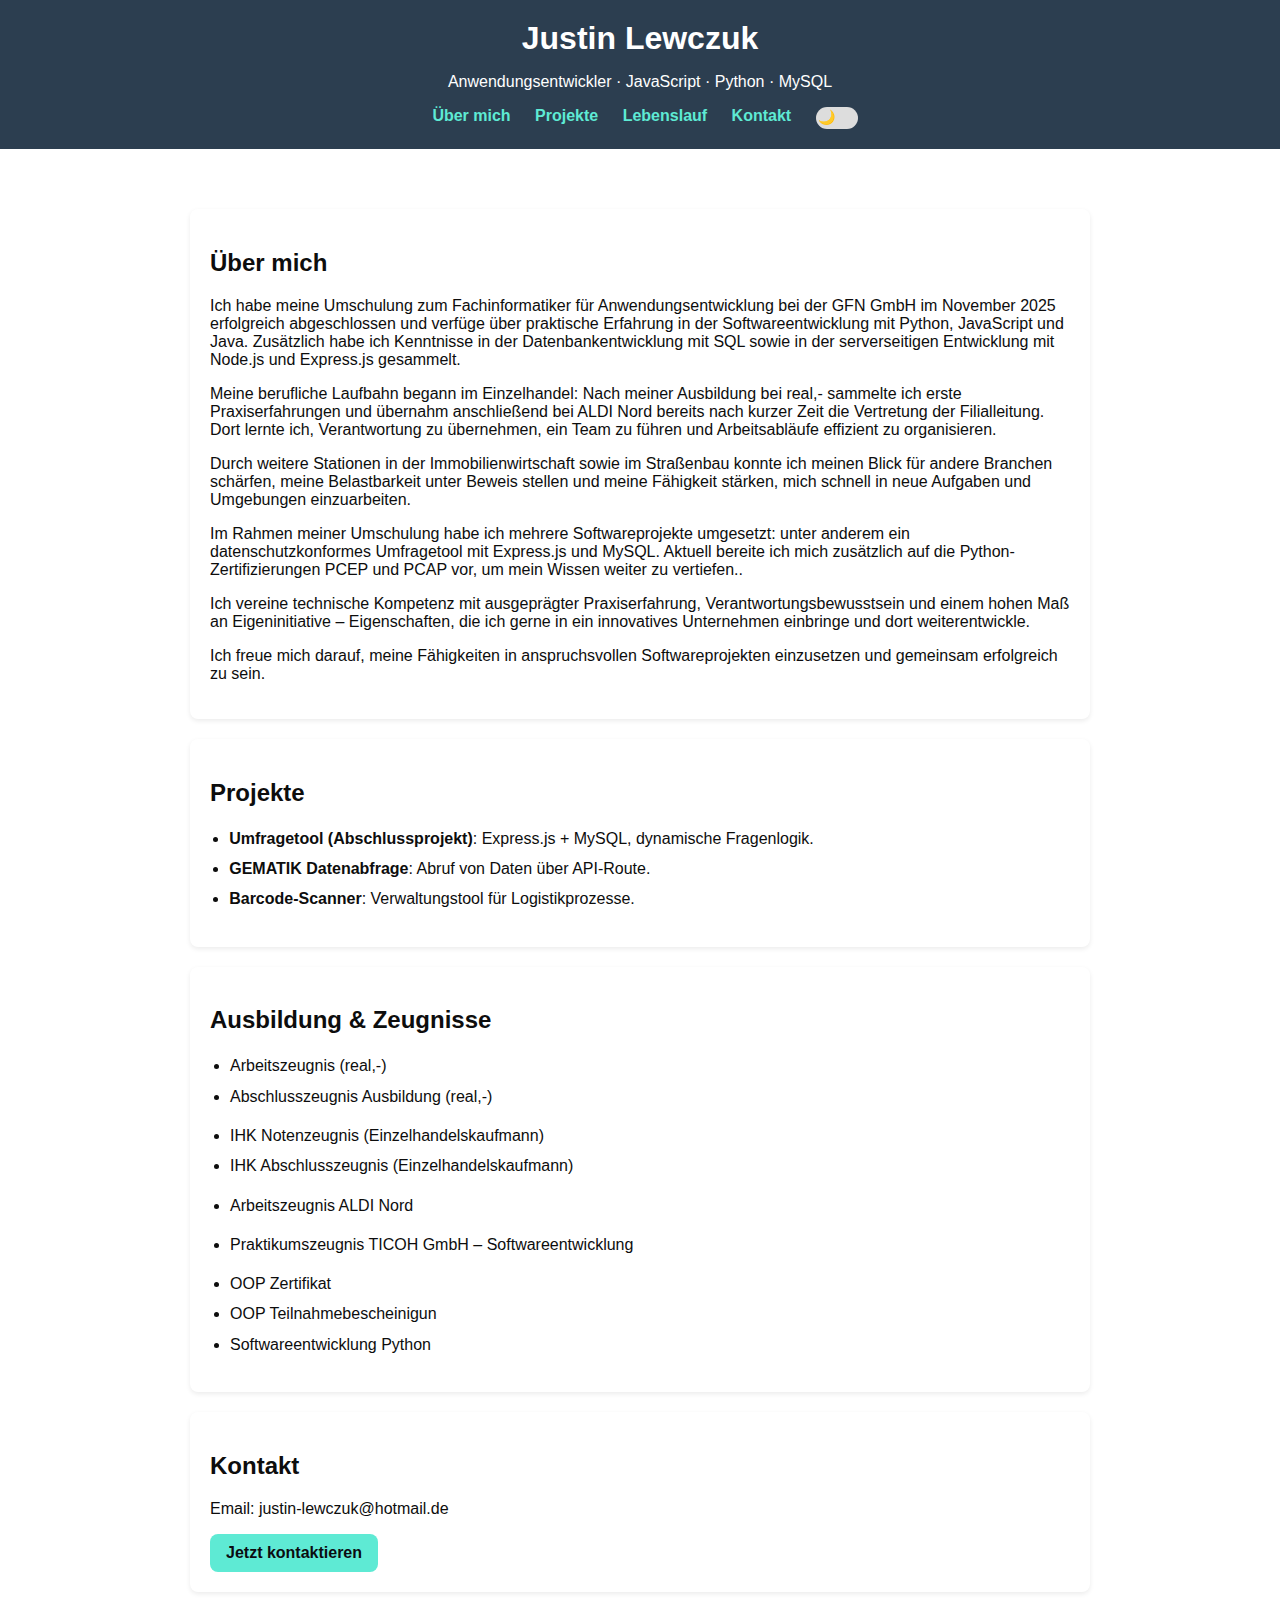
<file: index.html>
<!doctype html>
<html lang="de">
<head>
  <meta charset="utf-8">
  <meta name="viewport" content="width=device-width,initial-scale=1">
  <title>Mein Portfolio – Anwendungsentwickler</title>
  <link rel="stylesheet" href="style.css">
</head>
<body>
  <header>
    <h1>Justin Lewczuk</h1>
    <p>Anwendungsentwickler · JavaScript · Python · MySQL</p>
    <nav>
      <a href="#about">Über mich</a>
      <a href="#projects">Projekte</a>
      <a href="lebenslauf.html">Lebenslauf</a>
      <a href="#contact">Kontakt</a>
      <label class="theme-switch">
    <input type="checkbox" id="theme-toggle">
    <span class="slider"></span>
    </label>
    </nav>
  </header>

  <main>
    <section id="about" class="card">
      <h2>Über mich</h2>
    <p>
    Ich habe meine Umschulung zum Fachinformatiker für Anwendungsentwicklung bei der GFN GmbH im November 2025 erfolgreich abgeschlossen und verfüge über 
    praktische Erfahrung in der Softwareentwicklung mit Python, JavaScript und Java. Zusätzlich habe ich Kenntnisse in der Datenbankentwicklung mit SQL sowie 
    in der serverseitigen Entwicklung mit Node.js und Express.js gesammelt.
    </p>

  <p>
    Meine berufliche Laufbahn begann im Einzelhandel: Nach meiner Ausbildung bei real,- sammelte ich erste Praxiserfahrungen und übernahm anschließend bei ALDI Nord
     bereits nach kurzer Zeit die Vertretung der Filialleitung. Dort lernte ich, Verantwortung zu übernehmen, ein Team zu führen und Arbeitsabläufe effizient zu
      organisieren.
  </p>

  <p>
    Durch weitere Stationen in der Immobilienwirtschaft sowie im Straßenbau konnte ich meinen Blick für andere Branchen schärfen, meine Belastbarkeit unter Beweis 
    stellen und meine Fähigkeit stärken, mich schnell in neue Aufgaben und Umgebungen einzuarbeiten.
  </p>

  <p>
Im Rahmen meiner Umschulung habe ich mehrere Softwareprojekte umgesetzt: unter anderem ein datenschutzkonformes Umfragetool mit Express.js und MySQL.
Aktuell bereite ich mich zusätzlich auf die Python-Zertifizierungen PCEP und PCAP vor, um mein Wissen weiter zu vertiefen..
  </p>

  <p>
Ich vereine technische Kompetenz mit ausgeprägter Praxiserfahrung, Verantwortungsbewusstsein und einem hohen Maß an Eigeninitiative – 
Eigenschaften, die ich gerne in ein innovatives Unternehmen einbringe und dort weiterentwickle.
    </p> 
    <p>
    Ich freue mich darauf, meine Fähigkeiten in anspruchsvollen Softwareprojekten einzusetzen und gemeinsam erfolgreich zu sein.
  </p>
    </section>

    <section id="projects" class="card">
      <h2>Projekte</h2>
      <ul id="project-list"></ul>
    </section>

    <section id="education" class="card">
      <h2>Ausbildung &amp; Zeugnisse</h2>

      <!-- real -->
      <ul>
        <li><a href="certificates/real/ArbeitszeugnissEZKreal.pdf" target="_blank">Arbeitszeugnis (real,-)</a></li>
        <li><a href="certificates/real/realArbeitAusbildungZe.pdf" target="_blank">Abschlusszeugnis Ausbildung (real,-)</a></li>
      </ul>

      <!-- ihkEZK -->
      <ul>
        <li><a href="certificates/ihkEZK/ezkNotenZeugniss.pdf" target="_blank">IHK Notenzeugnis (Einzelhandelskaufmann)</a></li>
        <li><a href="certificates/ihkEZK/IHKezkZeugniss.pdf" target="_blank">IHK Abschlusszeugnis (Einzelhandelskaufmann)</a></li>
      </ul>

      <!-- aldi -->
      <ul>
        <li><a href="certificates/aldi/ArbeitsZeugnisseAldi.pdf" target="_blank">Arbeitszeugnis ALDI Nord</a></li>
      </ul>

      <!-- ticoh -->
      <ul>
        <li><a href="certificates/ticoh/ticohPraktikumszeugniss.pdf" target="_blank">Praktikumszeugnis TICOH GmbH – Softwareentwicklung</a></li>
      </ul>

      <!-- Umschulung -->
      <ul>
        <li><a href="certificates/umschulung/OOPzertifikat.pdf" target="_blank">OOP Zertifikat</a></li>
        <li><a href="certificates/umschulung/Teilnahmebescheinigung_der_GFN_GmbH.pdf" target="_blank">OOP Teilnahmebescheinigun</a></li>
        <li><a href="certificates/umschulung/Softwareentwicklung mit Python.pdf" target="_blank">Softwareentwicklung Python</a></li>
      </ul>
    </section>

    <section id="contact" class="card">
      <h2>Kontakt</h2>
      <p>Email: <a href="mailto:justin-lewczuk@hotmail.de">justin-lewczuk@hotmail.de</a></p>
      <a class="btn" href="mailto:justin-lewczuk@hotmail.de">Jetzt kontaktieren</a>
    </section>
    </div>
  </main>

  <script type="module" src="src/main.js"></script>
</body>
</html>
</file>
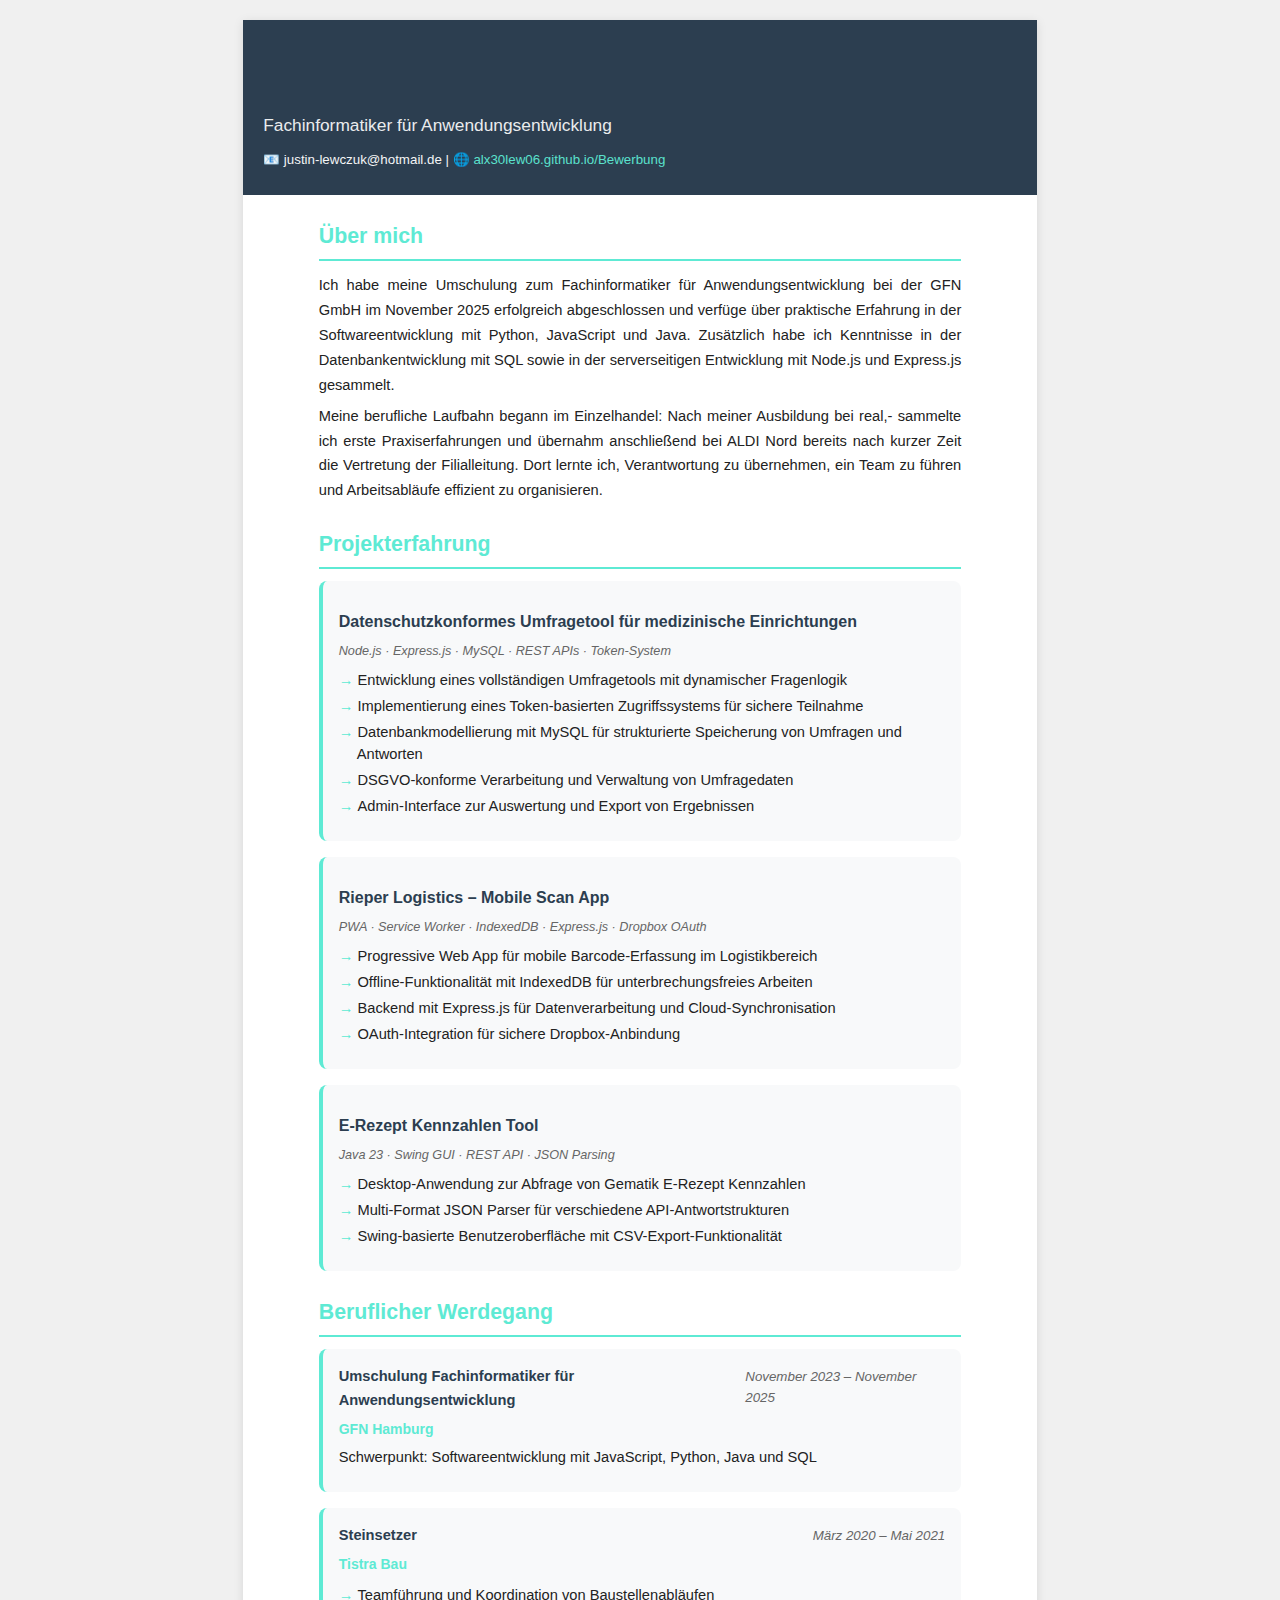
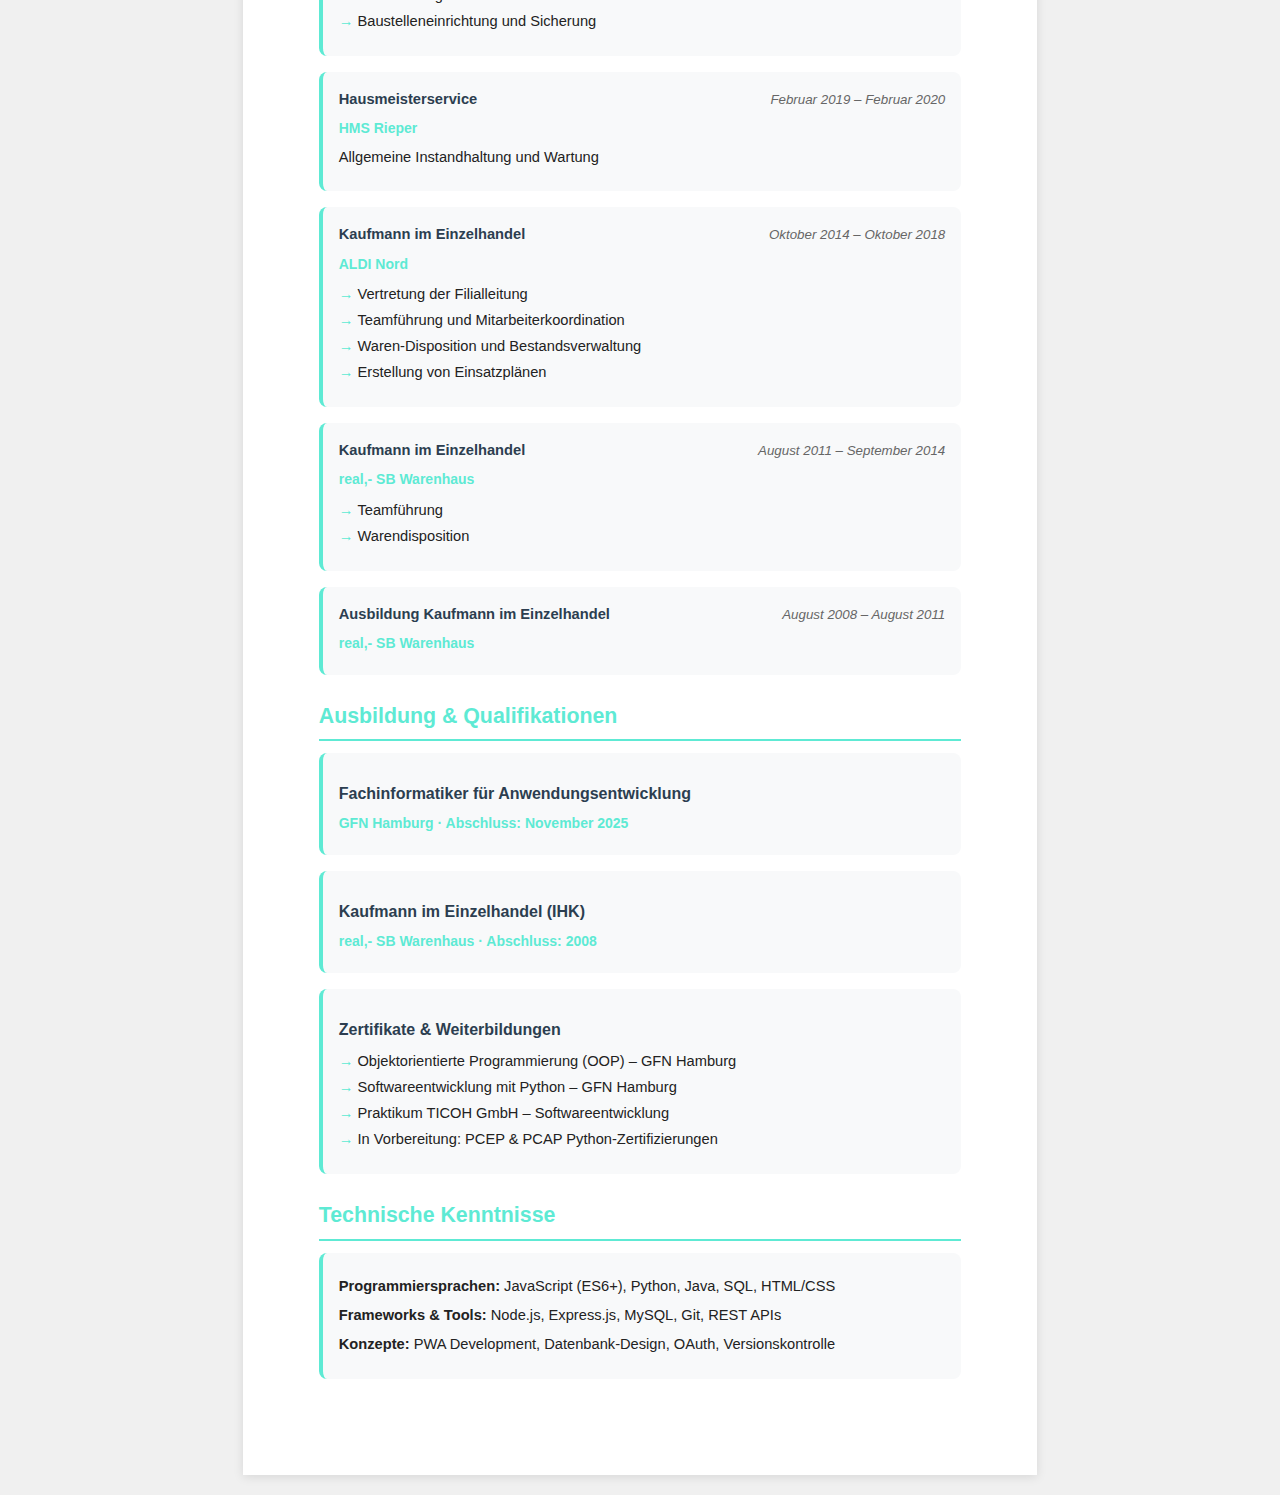
<file: lebenslauf-pdf.html>
<!DOCTYPE html>
<html lang="de">
<head>
  <meta charset="UTF-8" />
  <title>Lebenslauf – Justin Lewczuk</title>
  <style>
    @page {
      size: A4;
      margin: 20mm;
    }

    * {
      box-sizing: border-box;
    }

    body {
      font-family: Arial, sans-serif;
      font-size: 11pt;
      line-height: 1.6;
      color: #222;
      margin: 0;
      padding: 0;
      background: #fff;
    }

    .page {
      max-width: 210mm;
      margin: 0 auto;
    }

    h1 {
      font-size: 28pt;
      margin: 0 0 8px 0;
      color: #2c3e50;
    }

    h2 {
      font-size: 16pt;
      font-weight: 600;
      margin: 24px 0 12px 0;
      color: #5eead4;
      border-bottom: 2px solid #5eead4;
      padding-bottom: 6px;
    }

    h3 {
      font-size: 12pt;
      font-weight: 600;
      margin: 12px 0 6px 0;
      color: #2c3e50;
    }

    p {
      margin: 6px 0;
    }

    ul {
      list-style: none;
      padding-left: 0;
      margin: 8px 0;
    }

    ul li {
      padding-left: 18px;
      text-indent: -18px;
      margin-bottom: 4px;
      line-height: 1.5;
    }

    ul li::before {
      content: "→ ";
      color: #5eead4;
      font-weight: bold;
    }

    .header {
      background: #2c3e50;
      color: white;
      padding: 24px 20px;
      margin: -20mm -20mm 20px -20mm;
    }

    .subtitle {
      font-size: 13pt;
      margin-top: 4px;
      opacity: 0.9;
    }

    .contact {
      font-size: 10pt;
      margin-top: 10px;
      opacity: 0.95;
    }

    .contact a {
      color: #5eead4;
      text-decoration: none;
    }

    .section {
      margin-bottom: 20px;
      page-break-inside: avoid;
    }

    .card {
      background: #f8f9fa;
      padding: 16px;
      margin-bottom: 16px;
      border-radius: 8px;
      border-left: 4px solid #5eead4;
    }

    .job-header {
      display: flex;
      justify-content: space-between;
      align-items: baseline;
      margin-bottom: 4px;
    }

    .job-title {
      font-weight: 600;
      font-size: 11pt;
      color: #2c3e50;
    }

    .job-date {
      font-size: 10pt;
      color: #666;
      font-style: italic;
    }

    .job-company {
      color: #5eead4;
      font-weight: 600;
      font-size: 10.5pt;
      margin-bottom: 4px;
    }

    .tech-stack {
      font-size: 9.5pt;
      color: #666;
      font-style: italic;
      margin-top: 2px;
    }

    .profile-text {
      line-height: 1.7;
      text-align: justify;
    }

    .page-break {
      page-break-before: always;
    }

    @media screen {
      body {
        background: #f0f0f0;
      }
      .page {
        background: #ffffff;
        padding: 20mm;
        margin: 20px auto;
        box-shadow: 0 2px 10px rgba(0,0,0,0.1);
      }
    }

    @media print {
      body, .page {
        margin: 0;
        padding: 0;
      }
      .header {
        margin: 0 0 20px 0;
        -webkit-print-color-adjust: exact;
        print-color-adjust: exact;
      }
      .card {
        background: #f8f9fa !important;
        -webkit-print-color-adjust: exact;
        print-color-adjust: exact;
      }
      h2 {
        color: #5eead4 !important;
        border-bottom: 2px solid #5eead4 !important;
        -webkit-print-color-adjust: exact;
        print-color-adjust: exact;
      }
      ul li::before {
        color: #5eead4 !important;
        -webkit-print-color-adjust: exact;
        print-color-adjust: exact;
      }
      .job-company {
        color: #5eead4 !important;
        -webkit-print-color-adjust: exact;
        print-color-adjust: exact;
      }
      .contact a {
        color: #5eead4 !important;
        -webkit-print-color-adjust: exact;
        print-color-adjust: exact;
      }
      .page-break {
        page-break-before: always;
      }
    }
  </style>
</head>
<body>
  <div class="page">
    <!-- Header -->
    <div class="header">
      <h1>Justin Lewczuk</h1>
      <div class="subtitle">Fachinformatiker für Anwendungsentwicklung</div>
      <div class="contact">
        📧 justin-lewczuk@hotmail.de | 🌐 <a href="https://alx30lew06.github.io/Bewerbung">alx30lew06.github.io/Bewerbung</a>
      </div>
    </div>

    <!-- Profil -->
    <div class="section">
      <h2>Über mich</h2>
      <p class="profile-text">
        Ich habe meine Umschulung zum Fachinformatiker für Anwendungsentwicklung bei der GFN GmbH im November 2025 erfolgreich abgeschlossen und verfüge über praktische Erfahrung in der Softwareentwicklung mit Python, JavaScript und Java. Zusätzlich habe ich Kenntnisse in der Datenbankentwicklung mit SQL sowie in der serverseitigen Entwicklung mit Node.js und Express.js gesammelt.
      </p>
      <p class="profile-text">
        Meine berufliche Laufbahn begann im Einzelhandel: Nach meiner Ausbildung bei real,- sammelte ich erste Praxiserfahrungen und übernahm anschließend bei ALDI Nord bereits nach kurzer Zeit die Vertretung der Filialleitung. Dort lernte ich, Verantwortung zu übernehmen, ein Team zu führen und Arbeitsabläufe effizient zu organisieren.
      </p>
    </div>

    <!-- Projekterfahrung -->
    <div class="section">
      <h2>Projekterfahrung</h2>

      <div class="card">
        <h3>Datenschutzkonformes Umfragetool für medizinische Einrichtungen</h3>
        <p class="tech-stack">Node.js · Express.js · MySQL · REST APIs · Token-System</p>
        <ul>
          <li>Entwicklung eines vollständigen Umfragetools mit dynamischer Fragenlogik</li>
          <li>Implementierung eines Token-basierten Zugriffssystems für sichere Teilnahme</li>
          <li>Datenbankmodellierung mit MySQL für strukturierte Speicherung von Umfragen und Antworten</li>
          <li>DSGVO-konforme Verarbeitung und Verwaltung von Umfragedaten</li>
          <li>Admin-Interface zur Auswertung und Export von Ergebnissen</li>
        </ul>
      </div>

      <div class="card">
        <h3>Rieper Logistics – Mobile Scan App</h3>
        <p class="tech-stack">PWA · Service Worker · IndexedDB · Express.js · Dropbox OAuth</p>
        <ul>
          <li>Progressive Web App für mobile Barcode-Erfassung im Logistikbereich</li>
          <li>Offline-Funktionalität mit IndexedDB für unterbrechungsfreies Arbeiten</li>
          <li>Backend mit Express.js für Datenverarbeitung und Cloud-Synchronisation</li>
          <li>OAuth-Integration für sichere Dropbox-Anbindung</li>
        </ul>
      </div>

      <div class="card">
        <h3>E-Rezept Kennzahlen Tool</h3>
        <p class="tech-stack">Java 23 · Swing GUI · REST API · JSON Parsing</p>
        <ul>
          <li>Desktop-Anwendung zur Abfrage von Gematik E-Rezept Kennzahlen</li>
          <li>Multi-Format JSON Parser für verschiedene API-Antwortstrukturen</li>
          <li>Swing-basierte Benutzeroberfläche mit CSV-Export-Funktionalität</li>
        </ul>
      </div>
    </div>

    <!-- Page Break -->
    <div class="page-break"></div>

    <!-- Beruflicher Werdegang -->
    <div class="section">
      <h2>Beruflicher Werdegang</h2>

      <div class="card">
        <div class="job-header">
          <span class="job-title">Umschulung Fachinformatiker für Anwendungsentwicklung</span>
          <span class="job-date">November 2023 – November 2025</span>
        </div>
        <p class="job-company">GFN Hamburg</p>
        <p>Schwerpunkt: Softwareentwicklung mit JavaScript, Python, Java und SQL</p>
      </div>

      <div class="card">
        <div class="job-header">
          <span class="job-title">Steinsetzer</span>
          <span class="job-date">März 2020 – Mai 2021</span>
        </div>
        <p class="job-company">Tistra Bau</p>
        <ul>
          <li>Teamführung und Koordination von Baustellenabläufen</li>
          <li>Baustelleneinrichtung und Sicherung</li>
        </ul>
      </div>

      <div class="card">
        <div class="job-header">
          <span class="job-title">Hausmeisterservice</span>
          <span class="job-date">Februar 2019 – Februar 2020</span>
        </div>
        <p class="job-company">HMS Rieper</p>
        <p>Allgemeine Instandhaltung und Wartung</p>
      </div>

      <div class="card">
        <div class="job-header">
          <span class="job-title">Kaufmann im Einzelhandel</span>
          <span class="job-date">Oktober 2014 – Oktober 2018</span>
        </div>
        <p class="job-company">ALDI Nord</p>
        <ul>
          <li>Vertretung der Filialleitung</li>
          <li>Teamführung und Mitarbeiterkoordination</li>
          <li>Waren-Disposition und Bestandsverwaltung</li>
          <li>Erstellung von Einsatzplänen</li>
        </ul>
      </div>

      <div class="card">
        <div class="job-header">
          <span class="job-title">Kaufmann im Einzelhandel</span>
          <span class="job-date">August 2011 – September 2014</span>
        </div>
        <p class="job-company">real,- SB Warenhaus</p>
        <ul>
          <li>Teamführung</li>
          <li>Warendisposition</li>
        </ul>
      </div>

      <div class="card">
        <div class="job-header">
          <span class="job-title">Ausbildung Kaufmann im Einzelhandel</span>
          <span class="job-date">August 2008 – August 2011</span>
        </div>
        <p class="job-company">real,- SB Warenhaus</p>
      </div>
    </div>

    <!-- Ausbildung & Zertifikate -->
    <div class="section">
      <h2>Ausbildung & Qualifikationen</h2>

      <div class="card">
        <h3>Fachinformatiker für Anwendungsentwicklung</h3>
        <p class="job-company">GFN Hamburg · Abschluss: November 2025</p>
      </div>

      <div class="card">
        <h3>Kaufmann im Einzelhandel (IHK)</h3>
        <p class="job-company">real,- SB Warenhaus · Abschluss: 2008</p>
      </div>

      <div class="card">
        <h3>Zertifikate & Weiterbildungen</h3>
        <ul>
          <li>Objektorientierte Programmierung (OOP) – GFN Hamburg</li>
          <li>Softwareentwicklung mit Python – GFN Hamburg</li>
          <li>Praktikum TICOH GmbH – Softwareentwicklung</li>
          <li>In Vorbereitung: PCEP & PCAP Python-Zertifizierungen</li>
        </ul>
      </div>
    </div>

    <!-- Technische Kenntnisse -->
    <div class="section">
      <h2>Technische Kenntnisse</h2>
      <div class="card">
        <p><strong>Programmiersprachen:</strong> JavaScript (ES6+), Python, Java, SQL, HTML/CSS</p>
        <p><strong>Frameworks & Tools:</strong> Node.js, Express.js, MySQL, Git, REST APIs</p>
        <p><strong>Konzepte:</strong> PWA Development, Datenbank-Design, OAuth, Versionskontrolle</p>
      </div>
    </div>
  </div>
</body>
</html>
</file>
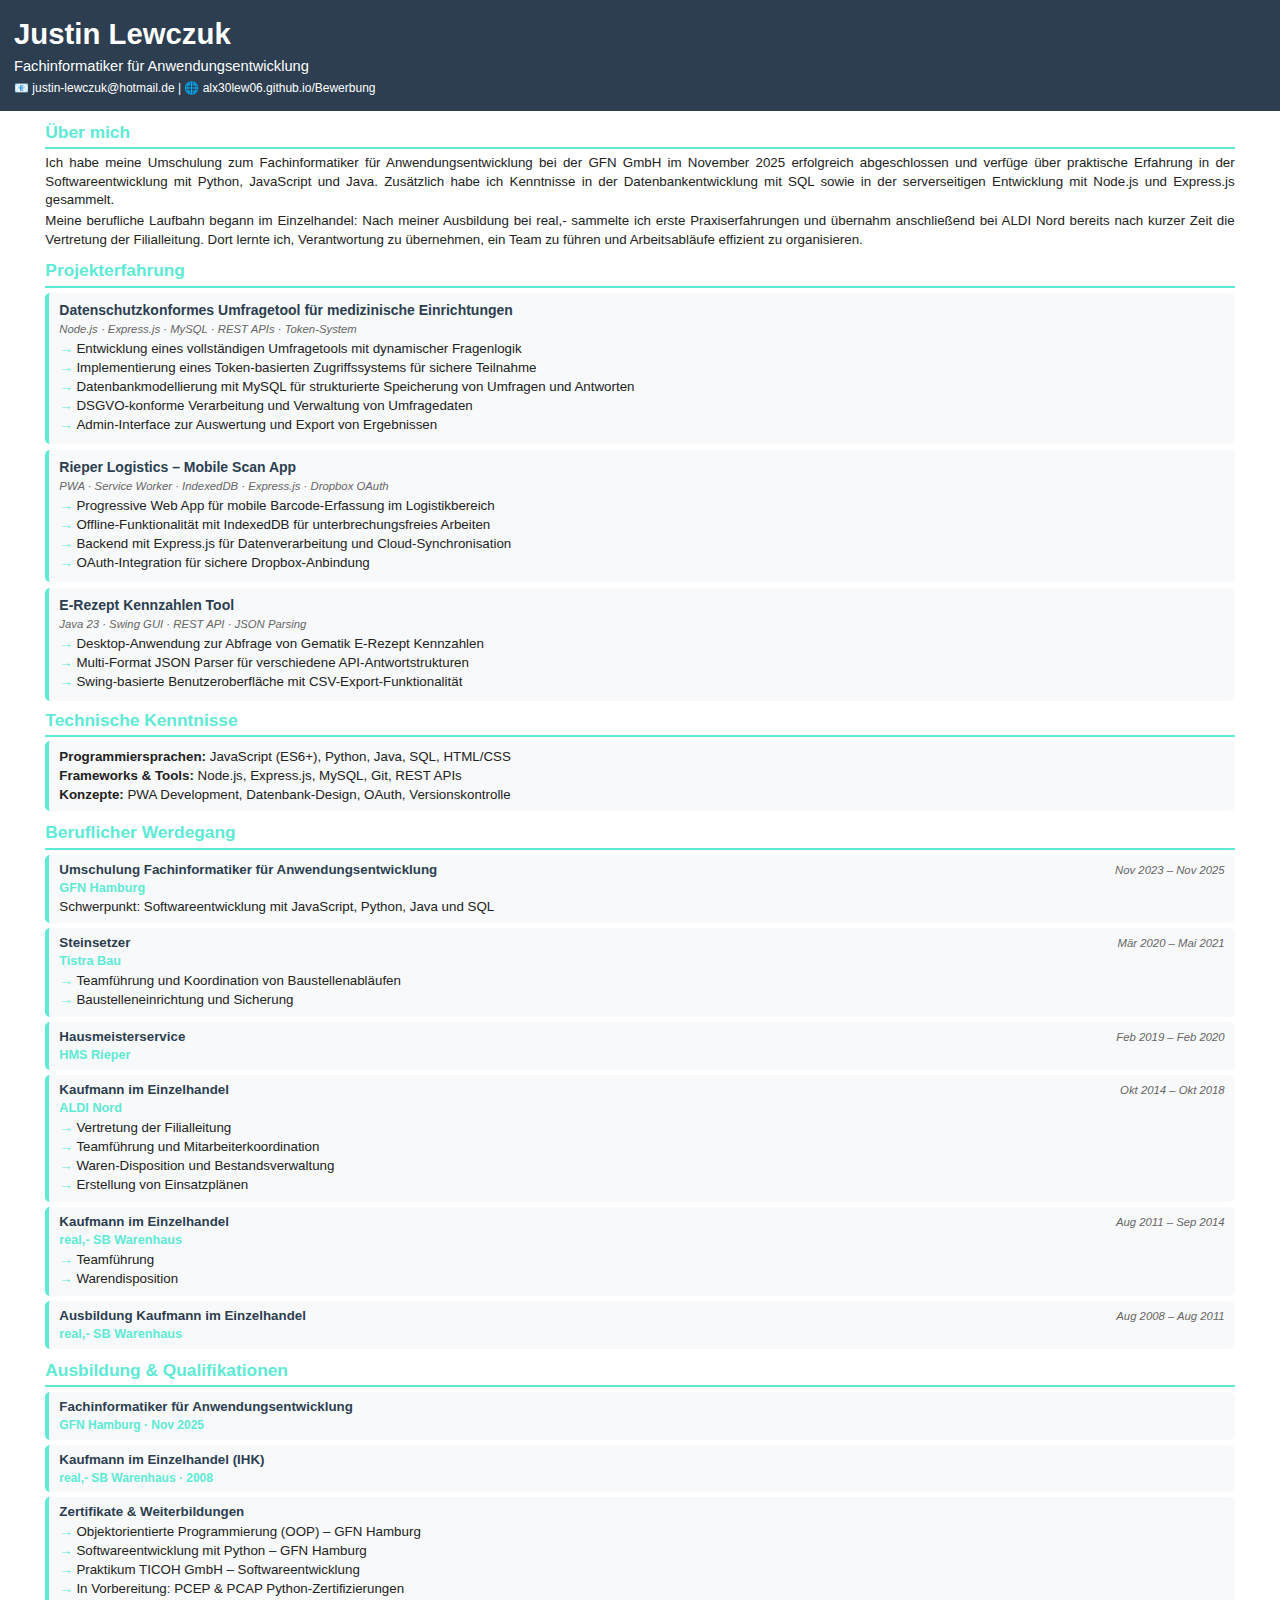
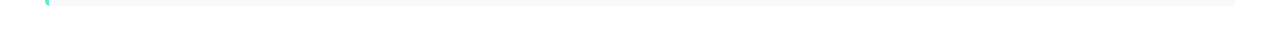
<file: lebenslauf-print.html>
<!DOCTYPE html>
<html lang="de">
<head>
  <meta charset="UTF-8" />
  <title>Lebenslauf – Justin Lewczuk</title>
  <style>
    @page { margin: 12mm; }
    * { -webkit-print-color-adjust: exact !important; print-color-adjust: exact !important; color-adjust: exact !important; }
  </style>
</head>
<body style="font-family: Arial, sans-serif; font-size: 10pt; line-height: 1.35; color: #222; margin: 0; padding: 12mm; -webkit-print-color-adjust: exact; print-color-adjust: exact;">

  <!-- Header -->
  <div style="background-color: #2c3e50 !important; color: white !important; padding: 14px; margin: -12mm -12mm 8px -12mm; -webkit-print-color-adjust: exact; print-color-adjust: exact;">
    <h1 style="font-size: 22pt; margin: 0 0 3px 0; color: white !important;">Justin Lewczuk</h1>
    <div style="font-size: 11pt; margin-top: 2px; color: white !important;">Fachinformatiker für Anwendungsentwicklung</div>
    <div style="font-size: 9pt; margin-top: 4px; color: white !important;">
      📧 justin-lewczuk@hotmail.de | 🌐 alx30lew06.github.io/Bewerbung
    </div>
  </div>

  <!-- Über mich -->
  <h2 style="font-size: 13pt; font-weight: 600; margin: 10px 0 5px 0; color: #5eead4 !important; border-bottom: 2px solid #5eead4 !important; padding-bottom: 3px; -webkit-print-color-adjust: exact; print-color-adjust: exact;">Über mich</h2>
  <p style="margin: 2px 0; text-align: justify; line-height: 1.4;">
    Ich habe meine Umschulung zum Fachinformatiker für Anwendungsentwicklung bei der GFN GmbH im November 2025 erfolgreich abgeschlossen und verfüge über praktische Erfahrung in der Softwareentwicklung mit Python, JavaScript und Java. Zusätzlich habe ich Kenntnisse in der Datenbankentwicklung mit SQL sowie in der serverseitigen Entwicklung mit Node.js und Express.js gesammelt.
  </p>
  <p style="margin: 2px 0; text-align: justify; line-height: 1.4;">
    Meine berufliche Laufbahn begann im Einzelhandel: Nach meiner Ausbildung bei real,- sammelte ich erste Praxiserfahrungen und übernahm anschließend bei ALDI Nord bereits nach kurzer Zeit die Vertretung der Filialleitung. Dort lernte ich, Verantwortung zu übernehmen, ein Team zu führen und Arbeitsabläufe effizient zu organisieren.
  </p>

  <!-- Projekterfahrung -->
  <h2 style="font-size: 13pt; font-weight: 600; margin: 10px 0 5px 0; color: #5eead4 !important; border-bottom: 2px solid #5eead4 !important; padding-bottom: 3px; -webkit-print-color-adjust: exact; print-color-adjust: exact;">Projekterfahrung</h2>

  <div style="background-color: #f8f9fa !important; padding: 8px 10px; margin-bottom: 6px; border-radius: 5px; border-left: 4px solid #5eead4 !important; -webkit-print-color-adjust: exact; print-color-adjust: exact;">
    <h3 style="font-size: 10.5pt; font-weight: 600; margin: 0 0 2px 0; color: #2c3e50 !important;">Datenschutzkonformes Umfragetool für medizinische Einrichtungen</h3>
    <p style="font-size: 8.5pt; color: #666 !important; font-style: italic; margin: 0 0 3px 0;">Node.js · Express.js · MySQL · REST APIs · Token-System</p>
    <ul style="list-style: none; padding-left: 0; margin: 2px 0;">
      <li style="padding-left: 14px; text-indent: -14px; margin-bottom: 1px;"><span style="color: #5eead4 !important; font-weight: bold; -webkit-print-color-adjust: exact; print-color-adjust: exact;">→ </span>Entwicklung eines vollständigen Umfragetools mit dynamischer Fragenlogik</li>
      <li style="padding-left: 14px; text-indent: -14px; margin-bottom: 1px;"><span style="color: #5eead4 !important; font-weight: bold; -webkit-print-color-adjust: exact; print-color-adjust: exact;">→ </span>Implementierung eines Token-basierten Zugriffssystems für sichere Teilnahme</li>
      <li style="padding-left: 14px; text-indent: -14px; margin-bottom: 1px;"><span style="color: #5eead4 !important; font-weight: bold; -webkit-print-color-adjust: exact; print-color-adjust: exact;">→ </span>Datenbankmodellierung mit MySQL für strukturierte Speicherung von Umfragen und Antworten</li>
      <li style="padding-left: 14px; text-indent: -14px; margin-bottom: 1px;"><span style="color: #5eead4 !important; font-weight: bold; -webkit-print-color-adjust: exact; print-color-adjust: exact;">→ </span>DSGVO-konforme Verarbeitung und Verwaltung von Umfragedaten</li>
      <li style="padding-left: 14px; text-indent: -14px; margin-bottom: 1px;"><span style="color: #5eead4 !important; font-weight: bold; -webkit-print-color-adjust: exact; print-color-adjust: exact;">→ </span>Admin-Interface zur Auswertung und Export von Ergebnissen</li>
    </ul>
  </div>

  <div style="background-color: #f8f9fa !important; padding: 8px 10px; margin-bottom: 6px; border-radius: 5px; border-left: 4px solid #5eead4 !important; -webkit-print-color-adjust: exact; print-color-adjust: exact;">
    <h3 style="font-size: 10.5pt; font-weight: 600; margin: 0 0 2px 0; color: #2c3e50 !important;">Rieper Logistics – Mobile Scan App</h3>
    <p style="font-size: 8.5pt; color: #666 !important; font-style: italic; margin: 0 0 3px 0;">PWA · Service Worker · IndexedDB · Express.js · Dropbox OAuth</p>
    <ul style="list-style: none; padding-left: 0; margin: 2px 0;">
      <li style="padding-left: 14px; text-indent: -14px; margin-bottom: 1px;"><span style="color: #5eead4 !important; font-weight: bold; -webkit-print-color-adjust: exact; print-color-adjust: exact;">→ </span>Progressive Web App für mobile Barcode-Erfassung im Logistikbereich</li>
      <li style="padding-left: 14px; text-indent: -14px; margin-bottom: 1px;"><span style="color: #5eead4 !important; font-weight: bold; -webkit-print-color-adjust: exact; print-color-adjust: exact;">→ </span>Offline-Funktionalität mit IndexedDB für unterbrechungsfreies Arbeiten</li>
      <li style="padding-left: 14px; text-indent: -14px; margin-bottom: 1px;"><span style="color: #5eead4 !important; font-weight: bold; -webkit-print-color-adjust: exact; print-color-adjust: exact;">→ </span>Backend mit Express.js für Datenverarbeitung und Cloud-Synchronisation</li>
      <li style="padding-left: 14px; text-indent: -14px; margin-bottom: 1px;"><span style="color: #5eead4 !important; font-weight: bold; -webkit-print-color-adjust: exact; print-color-adjust: exact;">→ </span>OAuth-Integration für sichere Dropbox-Anbindung</li>
    </ul>
  </div>

  <div style="background-color: #f8f9fa !important; padding: 8px 10px; margin-bottom: 6px; border-radius: 5px; border-left: 4px solid #5eead4 !important; -webkit-print-color-adjust: exact; print-color-adjust: exact;">
    <h3 style="font-size: 10.5pt; font-weight: 600; margin: 0 0 2px 0; color: #2c3e50 !important;">E-Rezept Kennzahlen Tool</h3>
    <p style="font-size: 8.5pt; color: #666 !important; font-style: italic; margin: 0 0 3px 0;">Java 23 · Swing GUI · REST API · JSON Parsing</p>
    <ul style="list-style: none; padding-left: 0; margin: 2px 0;">
      <li style="padding-left: 14px; text-indent: -14px; margin-bottom: 1px;"><span style="color: #5eead4 !important; font-weight: bold; -webkit-print-color-adjust: exact; print-color-adjust: exact;">→ </span>Desktop-Anwendung zur Abfrage von Gematik E-Rezept Kennzahlen</li>
      <li style="padding-left: 14px; text-indent: -14px; margin-bottom: 1px;"><span style="color: #5eead4 !important; font-weight: bold; -webkit-print-color-adjust: exact; print-color-adjust: exact;">→ </span>Multi-Format JSON Parser für verschiedene API-Antwortstrukturen</li>
      <li style="padding-left: 14px; text-indent: -14px; margin-bottom: 1px;"><span style="color: #5eead4 !important; font-weight: bold; -webkit-print-color-adjust: exact; print-color-adjust: exact;">→ </span>Swing-basierte Benutzeroberfläche mit CSV-Export-Funktionalität</li>
    </ul>
  </div>

  <!-- Technische Kenntnisse -->
  <h2 style="font-size: 13pt; font-weight: 600; margin: 8px 0 4px 0; color: #5eead4 !important; border-bottom: 2px solid #5eead4 !important; padding-bottom: 3px; -webkit-print-color-adjust: exact; print-color-adjust: exact;">Technische Kenntnisse</h2>
  <div style="background-color: #f8f9fa !important; padding: 6px 10px; margin-bottom: 5px; border-radius: 5px; border-left: 4px solid #5eead4 !important; -webkit-print-color-adjust: exact; print-color-adjust: exact;">
    <p style="margin: 1px 0;"><strong>Programmiersprachen:</strong> JavaScript (ES6+), Python, Java, SQL, HTML/CSS</p>
    <p style="margin: 1px 0;"><strong>Frameworks & Tools:</strong> Node.js, Express.js, MySQL, Git, REST APIs</p>
    <p style="margin: 1px 0;"><strong>Konzepte:</strong> PWA Development, Datenbank-Design, OAuth, Versionskontrolle</p>
  </div>

  <!-- Seitenumbruch -->
  <div style="page-break-before: always;"></div>

  <!-- Beruflicher Werdegang -->
  <h2 style="font-size: 13pt; font-weight: 600; margin: 10px 0 5px 0; color: #5eead4 !important; border-bottom: 2px solid #5eead4 !important; padding-bottom: 3px; -webkit-print-color-adjust: exact; print-color-adjust: exact;">Beruflicher Werdegang</h2>

  <div style="background-color: #f8f9fa !important; padding: 6px 10px; margin-bottom: 5px; border-radius: 5px; border-left: 4px solid #5eead4 !important; -webkit-print-color-adjust: exact; print-color-adjust: exact;">
    <div style="display: flex; justify-content: space-between; align-items: baseline; margin-bottom: 1px;">
      <span style="font-weight: 600; font-size: 10pt; color: #2c3e50 !important;">Umschulung Fachinformatiker für Anwendungsentwicklung</span>
      <span style="font-size: 8.5pt; color: #666 !important; font-style: italic;">Nov 2023 – Nov 2025</span>
    </div>
    <p style="color: #5eead4 !important; font-weight: 600; font-size: 9.5pt; margin: 0 0 1px 0; -webkit-print-color-adjust: exact; print-color-adjust: exact;">GFN Hamburg</p>
    <p style="margin: 1px 0;">Schwerpunkt: Softwareentwicklung mit JavaScript, Python, Java und SQL</p>
  </div>

  <div style="background-color: #f8f9fa !important; padding: 6px 10px; margin-bottom: 5px; border-radius: 5px; border-left: 4px solid #5eead4 !important; -webkit-print-color-adjust: exact; print-color-adjust: exact;">
    <div style="display: flex; justify-content: space-between; align-items: baseline; margin-bottom: 1px;">
      <span style="font-weight: 600; font-size: 10pt; color: #2c3e50 !important;">Steinsetzer</span>
      <span style="font-size: 8.5pt; color: #666 !important; font-style: italic;">Mär 2020 – Mai 2021</span>
    </div>
    <p style="color: #5eead4 !important; font-weight: 600; font-size: 9.5pt; margin: 0 0 1px 0; -webkit-print-color-adjust: exact; print-color-adjust: exact;">Tistra Bau</p>
    <ul style="list-style: none; padding-left: 0; margin: 2px 0;">
      <li style="padding-left: 14px; text-indent: -14px; margin-bottom: 1px;"><span style="color: #5eead4 !important; font-weight: bold; -webkit-print-color-adjust: exact; print-color-adjust: exact;">→ </span>Teamführung und Koordination von Baustellenabläufen</li>
      <li style="padding-left: 14px; text-indent: -14px; margin-bottom: 1px;"><span style="color: #5eead4 !important; font-weight: bold; -webkit-print-color-adjust: exact; print-color-adjust: exact;">→ </span>Baustelleneinrichtung und Sicherung</li>
    </ul>
  </div>

  <div style="background-color: #f8f9fa !important; padding: 6px 10px; margin-bottom: 5px; border-radius: 5px; border-left: 4px solid #5eead4 !important; -webkit-print-color-adjust: exact; print-color-adjust: exact;">
    <div style="display: flex; justify-content: space-between; align-items: baseline; margin-bottom: 1px;">
      <span style="font-weight: 600; font-size: 10pt; color: #2c3e50 !important;">Hausmeisterservice</span>
      <span style="font-size: 8.5pt; color: #666 !important; font-style: italic;">Feb 2019 – Feb 2020</span>
    </div>
    <p style="color: #5eead4 !important; font-weight: 600; font-size: 9.5pt; margin: 0; -webkit-print-color-adjust: exact; print-color-adjust: exact;">HMS Rieper</p>
  </div>

  <div style="background-color: #f8f9fa !important; padding: 6px 10px; margin-bottom: 5px; border-radius: 5px; border-left: 4px solid #5eead4 !important; -webkit-print-color-adjust: exact; print-color-adjust: exact;">
    <div style="display: flex; justify-content: space-between; align-items: baseline; margin-bottom: 1px;">
      <span style="font-weight: 600; font-size: 10pt; color: #2c3e50 !important;">Kaufmann im Einzelhandel</span>
      <span style="font-size: 8.5pt; color: #666 !important; font-style: italic;">Okt 2014 – Okt 2018</span>
    </div>
    <p style="color: #5eead4 !important; font-weight: 600; font-size: 9.5pt; margin: 0 0 1px 0; -webkit-print-color-adjust: exact; print-color-adjust: exact;">ALDI Nord</p>
    <ul style="list-style: none; padding-left: 0; margin: 2px 0;">
      <li style="padding-left: 14px; text-indent: -14px; margin-bottom: 1px;"><span style="color: #5eead4 !important; font-weight: bold; -webkit-print-color-adjust: exact; print-color-adjust: exact;">→ </span>Vertretung der Filialleitung</li>
      <li style="padding-left: 14px; text-indent: -14px; margin-bottom: 1px;"><span style="color: #5eead4 !important; font-weight: bold; -webkit-print-color-adjust: exact; print-color-adjust: exact;">→ </span>Teamführung und Mitarbeiterkoordination</li>
      <li style="padding-left: 14px; text-indent: -14px; margin-bottom: 1px;"><span style="color: #5eead4 !important; font-weight: bold; -webkit-print-color-adjust: exact; print-color-adjust: exact;">→ </span>Waren-Disposition und Bestandsverwaltung</li>
      <li style="padding-left: 14px; text-indent: -14px; margin-bottom: 1px;"><span style="color: #5eead4 !important; font-weight: bold; -webkit-print-color-adjust: exact; print-color-adjust: exact;">→ </span>Erstellung von Einsatzplänen</li>
    </ul>
  </div>

  <div style="background-color: #f8f9fa !important; padding: 6px 10px; margin-bottom: 5px; border-radius: 5px; border-left: 4px solid #5eead4 !important; -webkit-print-color-adjust: exact; print-color-adjust: exact;">
    <div style="display: flex; justify-content: space-between; align-items: baseline; margin-bottom: 1px;">
      <span style="font-weight: 600; font-size: 10pt; color: #2c3e50 !important;">Kaufmann im Einzelhandel</span>
      <span style="font-size: 8.5pt; color: #666 !important; font-style: italic;">Aug 2011 – Sep 2014</span>
    </div>
    <p style="color: #5eead4 !important; font-weight: 600; font-size: 9.5pt; margin: 0 0 1px 0; -webkit-print-color-adjust: exact; print-color-adjust: exact;">real,- SB Warenhaus</p>
    <ul style="list-style: none; padding-left: 0; margin: 2px 0;">
      <li style="padding-left: 14px; text-indent: -14px; margin-bottom: 1px;"><span style="color: #5eead4 !important; font-weight: bold; -webkit-print-color-adjust: exact; print-color-adjust: exact;">→ </span>Teamführung</li>
      <li style="padding-left: 14px; text-indent: -14px; margin-bottom: 1px;"><span style="color: #5eead4 !important; font-weight: bold; -webkit-print-color-adjust: exact; print-color-adjust: exact;">→ </span>Warendisposition</li>
    </ul>
  </div>

  <div style="background-color: #f8f9fa !important; padding: 6px 10px; margin-bottom: 5px; border-radius: 5px; border-left: 4px solid #5eead4 !important; -webkit-print-color-adjust: exact; print-color-adjust: exact;">
    <div style="display: flex; justify-content: space-between; align-items: baseline; margin-bottom: 1px;">
      <span style="font-weight: 600; font-size: 10pt; color: #2c3e50 !important;">Ausbildung Kaufmann im Einzelhandel</span>
      <span style="font-size: 8.5pt; color: #666 !important; font-style: italic;">Aug 2008 – Aug 2011</span>
    </div>
    <p style="color: #5eead4 !important; font-weight: 600; font-size: 9.5pt; margin: 0; -webkit-print-color-adjust: exact; print-color-adjust: exact;">real,- SB Warenhaus</p>
  </div>

  <!-- Ausbildung & Qualifikationen -->
  <h2 style="font-size: 13pt; font-weight: 600; margin: 10px 0 5px 0; color: #5eead4 !important; border-bottom: 2px solid #5eead4 !important; padding-bottom: 3px; -webkit-print-color-adjust: exact; print-color-adjust: exact;">Ausbildung & Qualifikationen</h2>

  <div style="background-color: #f8f9fa !important; padding: 6px 10px; margin-bottom: 5px; border-radius: 5px; border-left: 4px solid #5eead4 !important; -webkit-print-color-adjust: exact; print-color-adjust: exact;">
    <h3 style="font-size: 10pt; font-weight: 600; margin: 0 0 1px 0; color: #2c3e50 !important;">Fachinformatiker für Anwendungsentwicklung</h3>
    <p style="color: #5eead4 !important; font-weight: 600; margin: 0; font-size: 9pt; -webkit-print-color-adjust: exact; print-color-adjust: exact;">GFN Hamburg · Nov 2025</p>
  </div>

  <div style="background-color: #f8f9fa !important; padding: 6px 10px; margin-bottom: 5px; border-radius: 5px; border-left: 4px solid #5eead4 !important; -webkit-print-color-adjust: exact; print-color-adjust: exact;">
    <h3 style="font-size: 10pt; font-weight: 600; margin: 0 0 1px 0; color: #2c3e50 !important;">Kaufmann im Einzelhandel (IHK)</h3>
    <p style="color: #5eead4 !important; font-weight: 600; margin: 0; font-size: 9pt; -webkit-print-color-adjust: exact; print-color-adjust: exact;">real,- SB Warenhaus · 2008</p>
  </div>

  <div style="background-color: #f8f9fa !important; padding: 6px 10px; margin-bottom: 5px; border-radius: 5px; border-left: 4px solid #5eead4 !important; -webkit-print-color-adjust: exact; print-color-adjust: exact;">
    <h3 style="font-size: 10pt; font-weight: 600; margin: 0 0 2px 0; color: #2c3e50 !important;">Zertifikate & Weiterbildungen</h3>
    <ul style="list-style: none; padding-left: 0; margin: 2px 0;">
      <li style="padding-left: 14px; text-indent: -14px; margin-bottom: 1px;"><span style="color: #5eead4 !important; font-weight: bold; -webkit-print-color-adjust: exact; print-color-adjust: exact;">→ </span>Objektorientierte Programmierung (OOP) – GFN Hamburg</li>
      <li style="padding-left: 14px; text-indent: -14px; margin-bottom: 1px;"><span style="color: #5eead4 !important; font-weight: bold; -webkit-print-color-adjust: exact; print-color-adjust: exact;">→ </span>Softwareentwicklung mit Python – GFN Hamburg</li>
      <li style="padding-left: 14px; text-indent: -14px; margin-bottom: 1px;"><span style="color: #5eead4 !important; font-weight: bold; -webkit-print-color-adjust: exact; print-color-adjust: exact;">→ </span>Praktikum TICOH GmbH – Softwareentwicklung</li>
      <li style="padding-left: 14px; text-indent: -14px; margin-bottom: 1px;"><span style="color: #5eead4 !important; font-weight: bold; -webkit-print-color-adjust: exact; print-color-adjust: exact;">→ </span>In Vorbereitung: PCEP & PCAP Python-Zertifizierungen</li>
    </ul>
  </div>


</body>
</html>
</file>
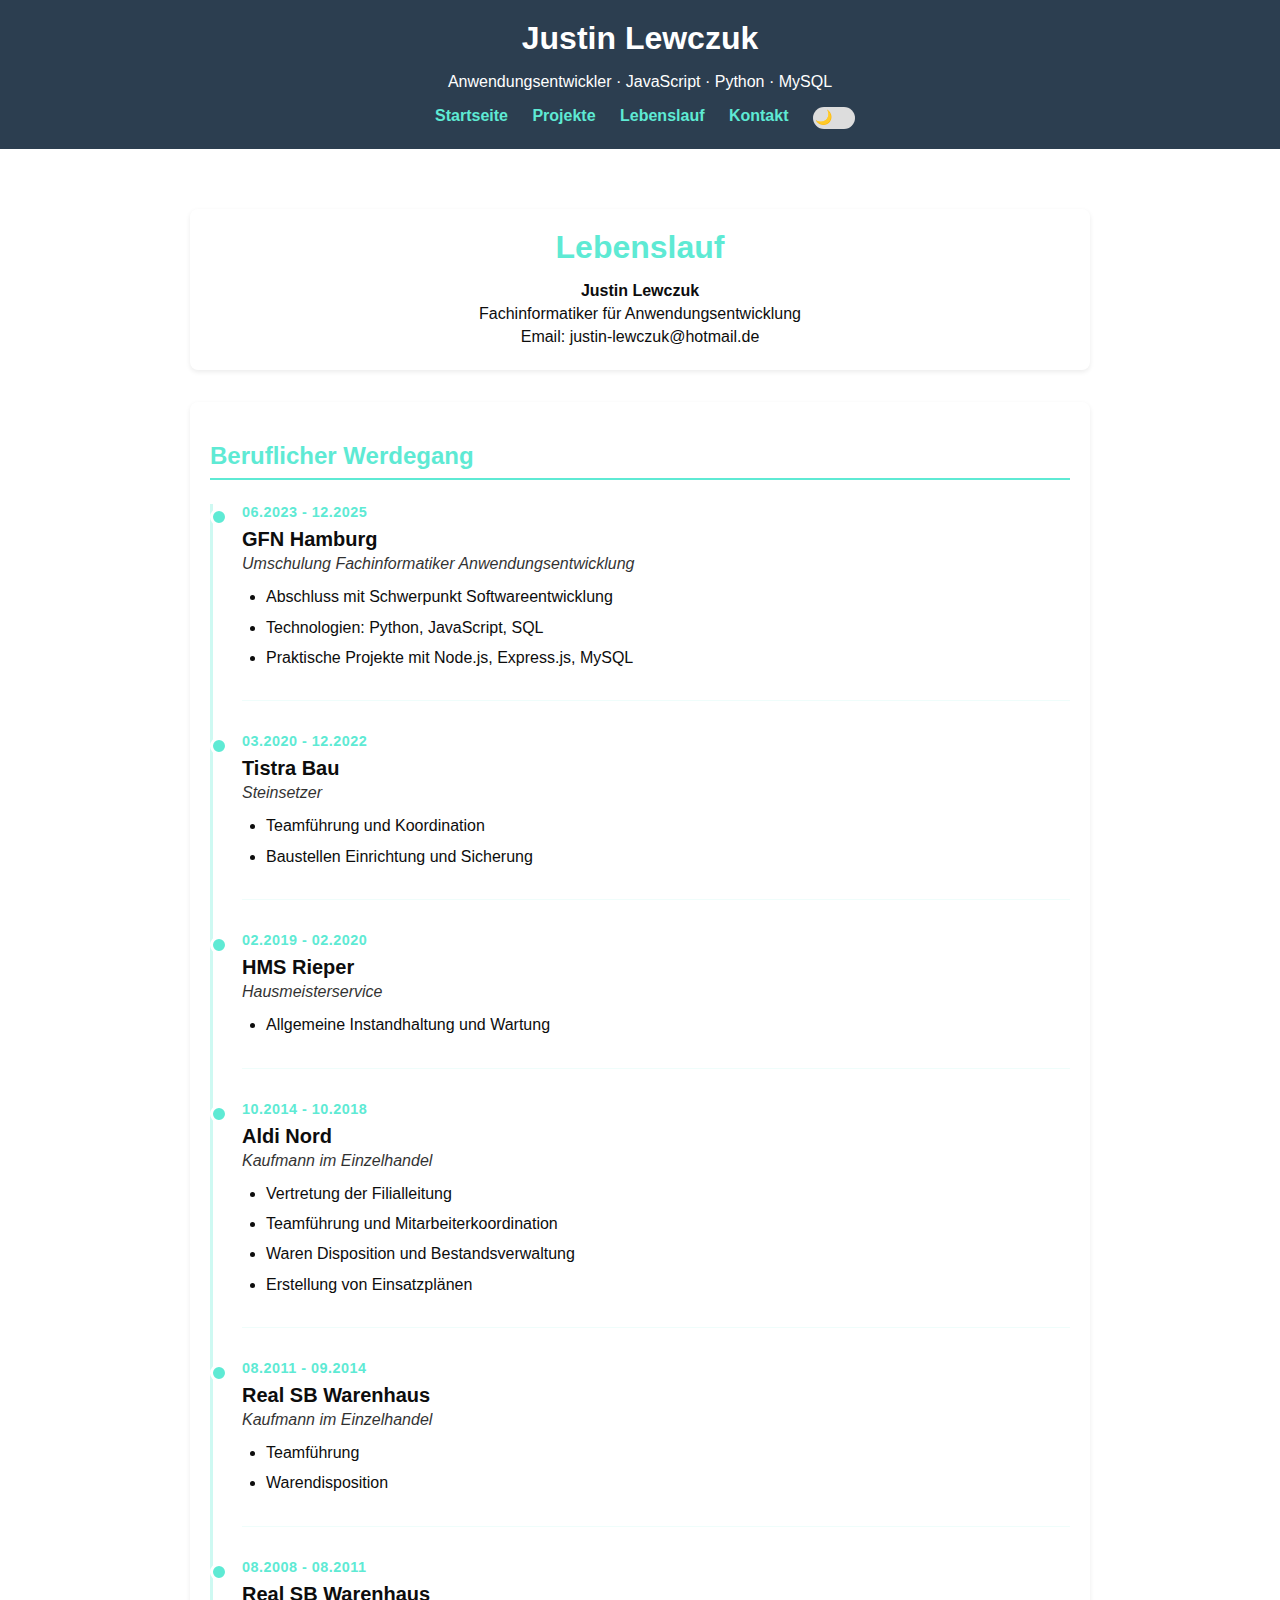
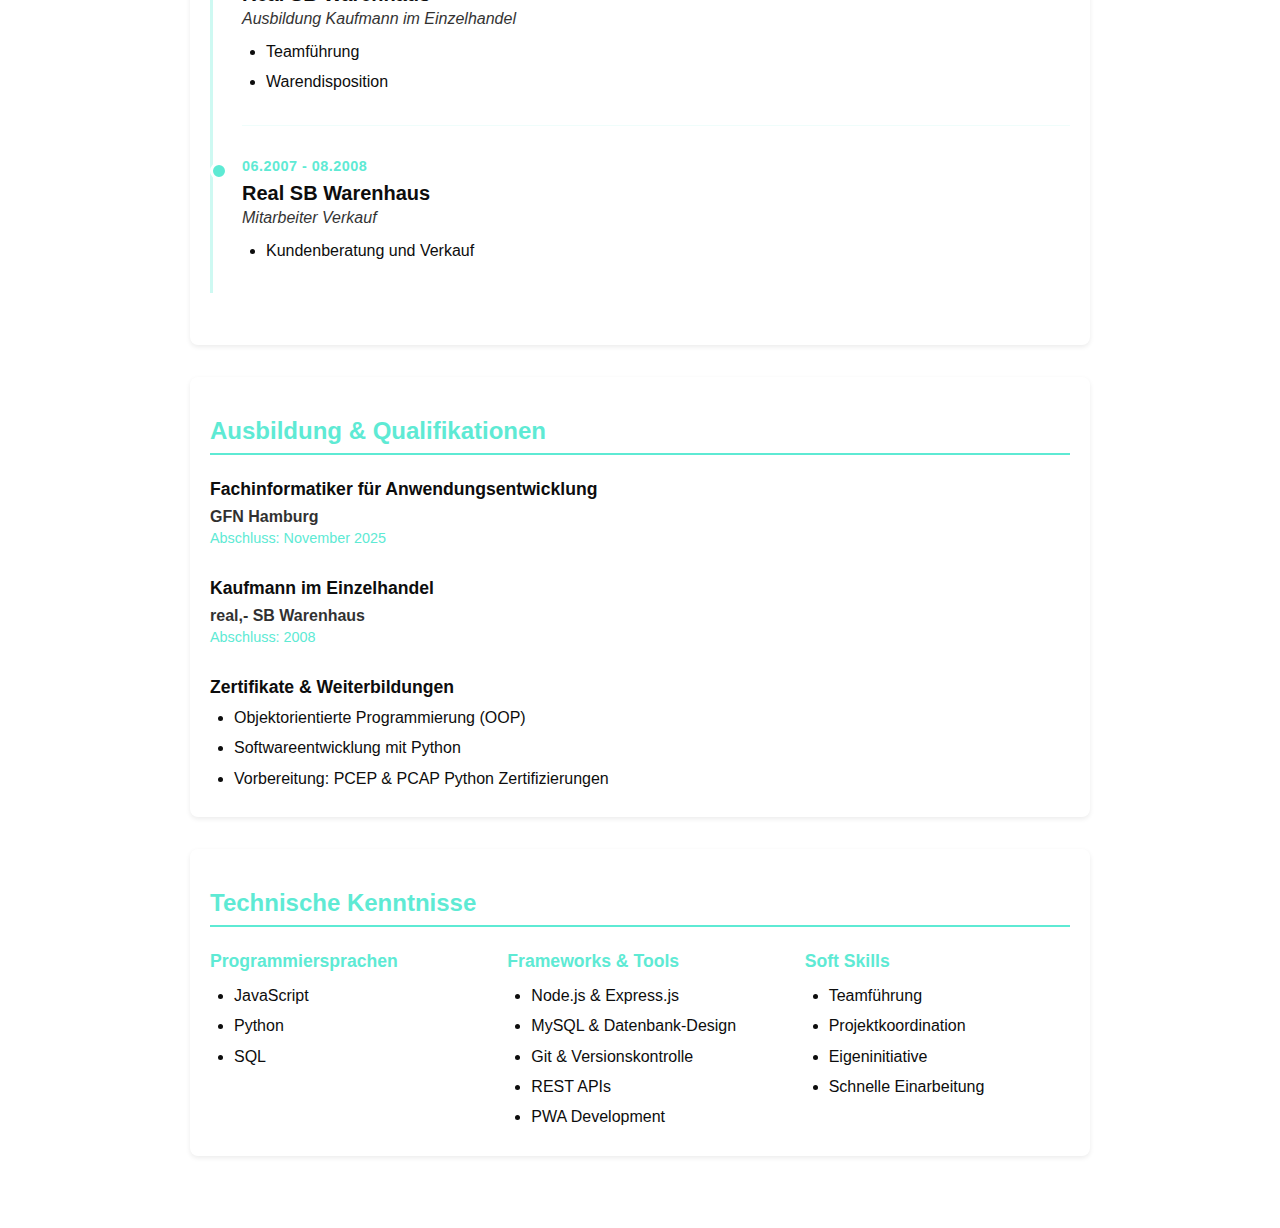
<file: lebenslauf.html>
<!doctype html>
<html lang="de">
<head>
  <meta charset="utf-8">
  <meta name="viewport" content="width=device-width,initial-scale=1">
  <title>Lebenslauf – Justin Lewczuk</title>
  <link rel="stylesheet" href="style.css">
  <link rel="stylesheet" href="lebenslauf.css">
</head>
<body>
  <header>
    <h1>Justin Lewczuk</h1>
    <p>Anwendungsentwickler · JavaScript · Python · MySQL</p>
    <nav>
      <a href="index.html">Startseite</a>
      <a href="index.html#projects">Projekte</a>
      <a href="lebenslauf.html">Lebenslauf</a>
      <a href="index.html#contact">Kontakt</a>
      <label class="theme-switch">
        <input type="checkbox" id="theme-toggle">
        <span class="slider"></span>
      </label>
    </nav>
  </header>

  <main class="cv-main">
    <section class="cv-header card">
      <h1>Lebenslauf</h1>
      <div class="cv-info">
        <p><strong>Justin Lewczuk</strong></p>
        <p>Fachinformatiker für Anwendungsentwicklung</p>
        <p>Email: <a href="mailto:justin-lewczuk@hotmail.de">justin-lewczuk@hotmail.de</a></p>
      </div>
    </section>

    <section class="cv-section card">
      <h2>Beruflicher Werdegang</h2>
      
      <div class="cv-timeline">
        <div class="cv-timeline__item">
          <div class="cv-timeline__date">06.2023 - 12.2025</div>
          <div class="cv-timeline__content">
            <h3>GFN Hamburg</h3>
            <p class="cv-timeline__role">Umschulung Fachinformatiker Anwendungsentwicklung</p>
            <ul>
              <li>Abschluss mit Schwerpunkt Softwareentwicklung</li>
              <li>Technologien: Python, JavaScript, SQL</li>
              <li>Praktische Projekte mit Node.js, Express.js, MySQL</li>
            </ul>
          </div>
        </div>

        <div class="cv-timeline__item">
          <div class="cv-timeline__date">03.2020 - 12.2022</div>
          <div class="cv-timeline__content">
            <h3>Tistra Bau</h3>
            <p class="cv-timeline__role">Steinsetzer</p>
            <ul>
              <li>Teamführung und Koordination</li>
              <li>Baustellen Einrichtung und Sicherung</li>
            </ul>
          </div>
        </div>

        <div class="cv-timeline__item">
          <div class="cv-timeline__date">02.2019 - 02.2020</div>
          <div class="cv-timeline__content">
            <h3>HMS Rieper</h3>
            <p class="cv-timeline__role">Hausmeisterservice</p>
            <ul>
              <li>Allgemeine Instandhaltung und Wartung</li>
            </ul>
          </div>
        </div>

        <div class="cv-timeline__item">
          <div class="cv-timeline__date">10.2014 - 10.2018</div>
          <div class="cv-timeline__content">
            <h3>Aldi Nord</h3>
            <p class="cv-timeline__role">Kaufmann im Einzelhandel</p>
            <ul>
              <li>Vertretung der Filialleitung</li>
              <li>Teamführung und Mitarbeiterkoordination</li>
              <li>Waren Disposition und Bestandsverwaltung</li>
              <li>Erstellung von Einsatzplänen</li>
            </ul>
          </div>
        </div>

        <div class="cv-timeline__item">
          <div class="cv-timeline__date">08.2011 - 09.2014</div>
          <div class="cv-timeline__content">
            <h3>Real SB Warenhaus</h3>
            <p class="cv-timeline__role">Kaufmann im Einzelhandel</p>
            <ul>
              <li>Teamführung</li>
              <li>Warendisposition</li>
            </ul>
          </div>
        </div>

        <div class="cv-timeline__item">
          <div class="cv-timeline__date">08.2008 - 08.2011</div>
          <div class="cv-timeline__content">
            <h3>Real SB Warenhaus</h3>
            <p class="cv-timeline__role">Ausbildung Kaufmann im Einzelhandel</p>
            <ul>
              <li>Teamführung</li>
              <li>Warendisposition</li>
            </ul>
          </div>
        </div>

        <div class="cv-timeline__item">
          <div class="cv-timeline__date">06.2007 - 08.2008</div>
          <div class="cv-timeline__content">
            <h3>Real SB Warenhaus</h3>
            <p class="cv-timeline__role">Mitarbeiter Verkauf</p>
            <ul>
              <li>Kundenberatung und Verkauf</li>
            </ul>
          </div>
        </div>
      </div>
    </section>

    <section class="cv-section card">
      <h2>Ausbildung & Qualifikationen</h2>
      
      <div class="cv-education">
        <div class="cv-education__item">
          <h3>Fachinformatiker für Anwendungsentwicklung</h3>
          <p class="cv-education__org">GFN Hamburg</p>
          <p class="cv-education__date">Abschluss: November 2025</p>
        </div>

        <div class="cv-education__item">
          <h3>Kaufmann im Einzelhandel</h3>
          <p class="cv-education__org">real,- SB Warenhaus</p>
          <p class="cv-education__date">Abschluss: 2008</p>
        </div>

        <div class="cv-education__item">
          <h3>Zertifikate & Weiterbildungen</h3>
          <ul>
            <li>Objektorientierte Programmierung (OOP)</li>
            <li>Softwareentwicklung mit Python</li>
            <li>Vorbereitung: PCEP & PCAP Python Zertifizierungen</li>
          </ul>
        </div>
      </div>
    </section>

    <section class="cv-section card">
      <h2>Technische Kenntnisse</h2>
      
      <div class="cv-skills">
        <div class="cv-skills__category">
          <h3>Programmiersprachen</h3>
          <ul>
            <li>JavaScript</li>
            <li>Python</li>
            <li>SQL</li>
          </ul>
        </div>

        <div class="cv-skills__category">
          <h3>Frameworks & Tools</h3>
          <ul>
            <li>Node.js & Express.js</li>
            <li>MySQL & Datenbank-Design</li>
            <li>Git & Versionskontrolle</li>
            <li>REST APIs</li>
            <li>PWA Development</li>
          </ul>
        </div>

        <div class="cv-skills__category">
          <h3>Soft Skills</h3>
          <ul>
            <li>Teamführung</li>
            <li>Projektkoordination</li>
            <li>Eigeninitiative</li>
            <li>Schnelle Einarbeitung</li>
          </ul>
        </div>
      </div>
    </section>
  </main>

  <script type="module" src="src/main.js"></script>
</body>
</html>
</file>
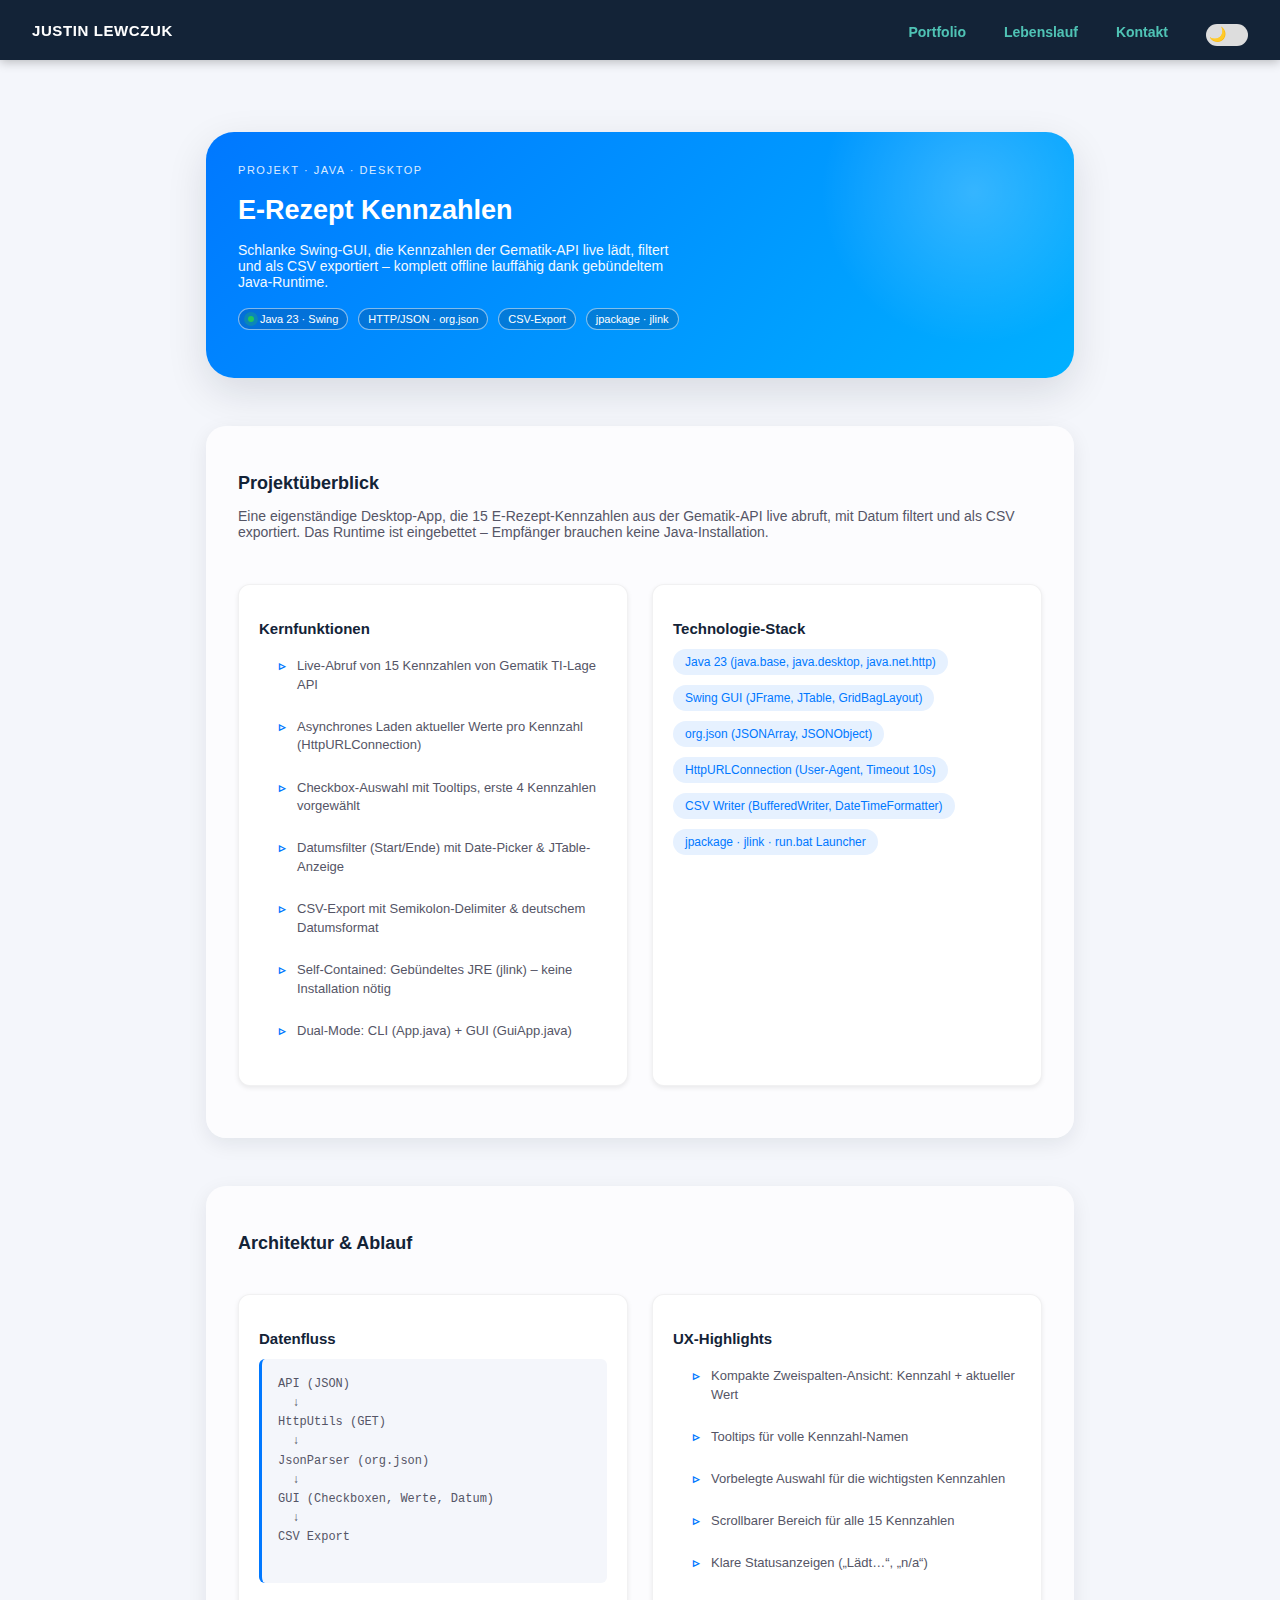
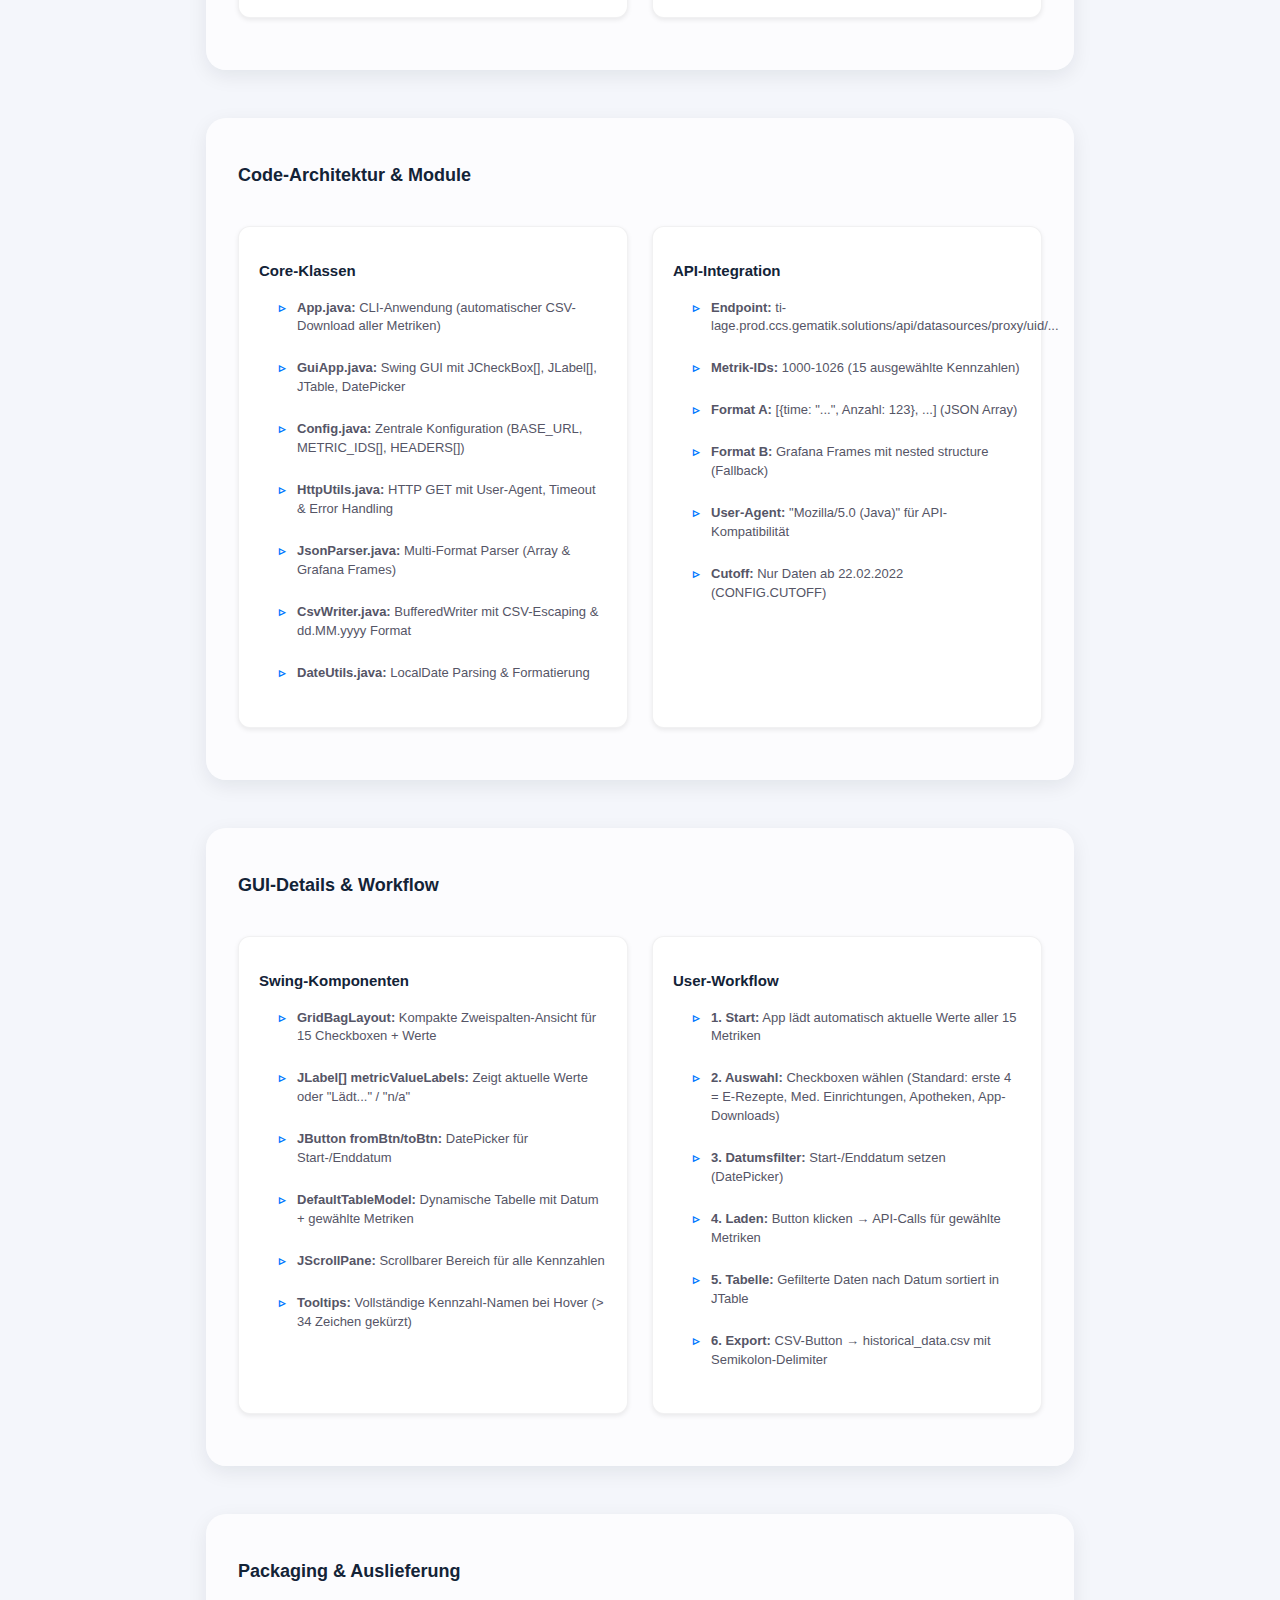
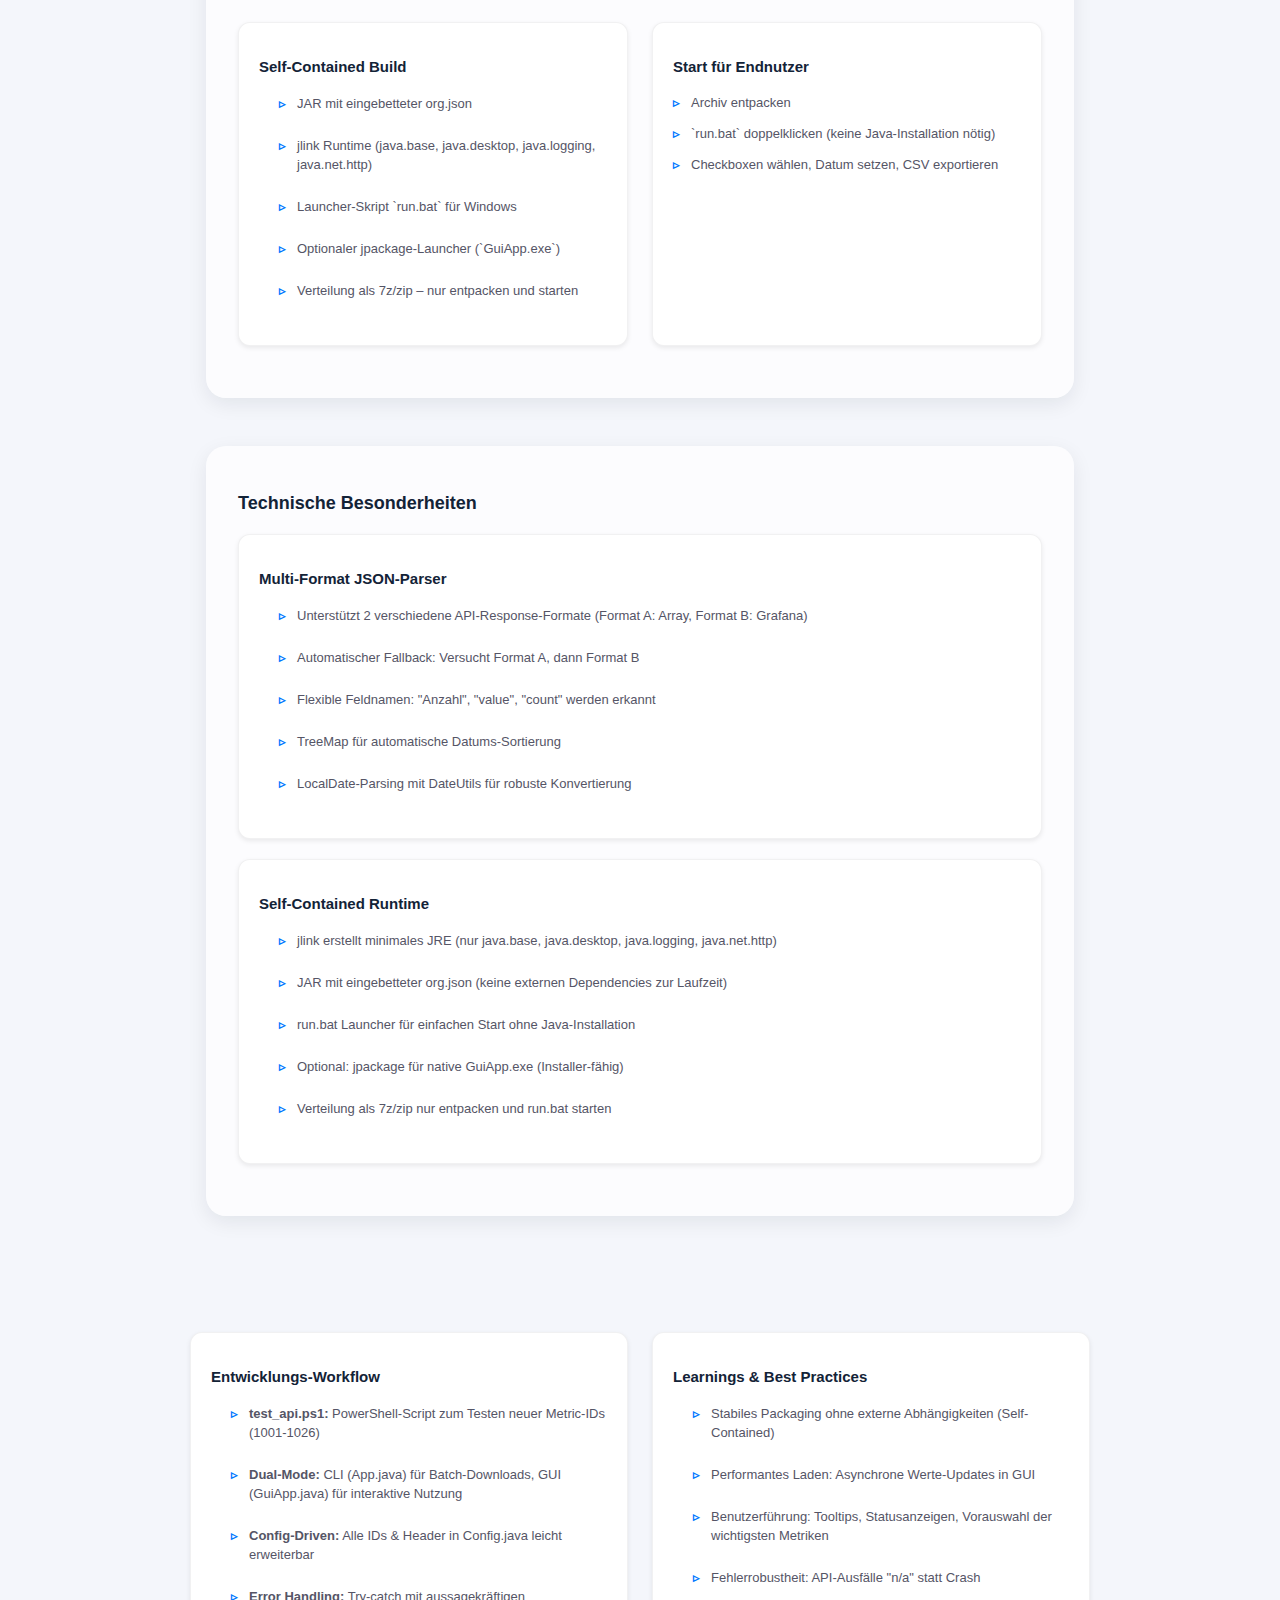
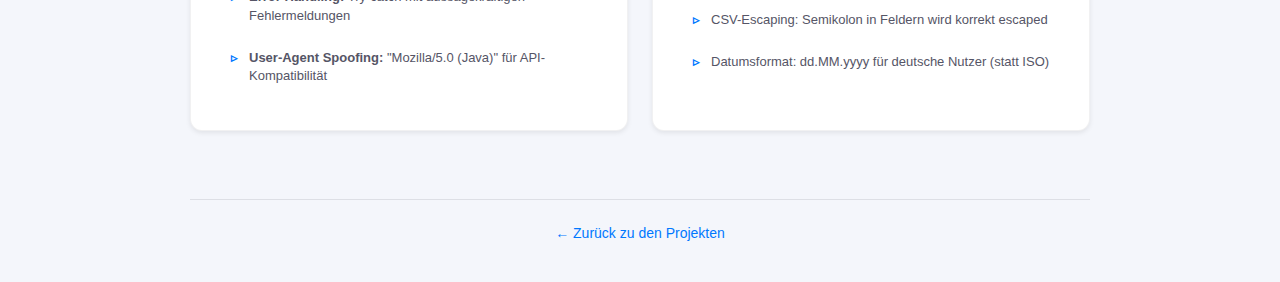
<file: projects/GEMATIKzahlen.html>
﻿<!DOCTYPE html>
<html lang="de">
<head>
  <meta charset="UTF-8">
  <title>E-Rezept Kennzahlen – Java GUI | Justin Lewczuk</title>
  <meta name="viewport" content="width=device-width, initial-scale=1.0">
  <link rel="stylesheet" href="../style.css">
  <link rel="stylesheet" href="projects.css">
  <link rel="preconnect" href="https://fonts.googleapis.com">
  <link rel="preconnect" href="https://fonts.gstatic.com" crossorigin>
  <link href="https://fonts.googleapis.com/css2?family=Inter:wght@300;400;600;700&display=swap" rel="stylesheet">
</head>
<body>

<header class="site-header">
  <div class="site-header__brand"><a href="../index.html" style="color: inherit; text-decoration: none;">Justin Lewczuk</a></div>
  <nav class="site-header__nav">
    <a href="../index.html">Portfolio</a>
    <a href="../lebenslauf.html">Lebenslauf</a>
    <a href="../index.html#contact">Kontakt</a>
    <label class="theme-switch">
      <input type="checkbox" id="theme-toggle">
      <span class="slider"></span>
    </label>
  </nav>
</header>

<main>
  <div class="page">
    <section class="hero">
      <div>
        <div class="hero__eyebrow">Projekt · Java · Desktop</div>
        <h1 class="hero__title">E-Rezept Kennzahlen</h1>
        <p class="hero__subtitle">
          Schlanke Swing-GUI, die Kennzahlen der Gematik-API live lädt, filtert und als CSV exportiert – komplett offline lauffähig dank gebündeltem Java-Runtime.
        </p>
        <div class="hero__badges">
          <div class="badge"><span class="badge-dot"></span> Java 23 · Swing</div>
          <div class="badge">HTTP/JSON · org.json</div>
          <div class="badge">CSV-Export</div>
          <div class="badge">jpackage · jlink</div>
        </div>
      </div>
    </section>

    <section class="section">
      <h2 class="section__title">Projektüberblick</h2>
      <p class="section__lead">
        Eine eigenständige Desktop-App, die 15 E-Rezept-Kennzahlen aus der Gematik-API live abruft, mit Datum filtert und als CSV exportiert. Das Runtime ist eingebettet – Empfänger brauchen keine Java-Installation.
      </p>
      <div class="grid">
        <article class="card">
          <h3 class="card__title">Kernfunktionen</h3>
          <ul class="list">
            <li>Live-Abruf von 15 Kennzahlen von Gematik TI-Lage API</li>
            <li>Asynchrones Laden aktueller Werte pro Kennzahl (HttpURLConnection)</li>
            <li>Checkbox-Auswahl mit Tooltips, erste 4 Kennzahlen vorgewählt</li>
            <li>Datumsfilter (Start/Ende) mit Date-Picker & JTable-Anzeige</li>
            <li>CSV-Export mit Semikolon-Delimiter & deutschem Datumsformat</li>
            <li>Self-Contained: Gebündeltes JRE (jlink) – keine Installation nötig</li>
            <li>Dual-Mode: CLI (App.java) + GUI (GuiApp.java)</li>
          </ul>
        </article>
        <article class="card">
          <h3 class="card__title">Technologie-Stack</h3>
          <div class="pill-row">
            <span class="pill">Java 23 (java.base, java.desktop, java.net.http)</span>
            <span class="pill">Swing GUI (JFrame, JTable, GridBagLayout)</span>
            <span class="pill">org.json (JSONArray, JSONObject)</span>
            <span class="pill">HttpURLConnection (User-Agent, Timeout 10s)</span>
            <span class="pill">CSV Writer (BufferedWriter, DateTimeFormatter)</span>
            <span class="pill">jpackage · jlink · run.bat Launcher</span>
          </div>
        </article>
      </div>
    </section>

    <section class="section">
      <h2 class="section__title">Architektur & Ablauf</h2>
      <div class="grid">
        <article class="card">
          <h3 class="card__title">Datenfluss</h3>
          <pre class="architecture-diagram">
API (JSON)
  ↓
HttpUtils (GET)
  ↓
JsonParser (org.json)
  ↓
GUI (Checkboxen, Werte, Datum)
  ↓
CSV Export
          </pre>
        </article>
        <article class="card">
          <h3 class="card__title">UX-Highlights</h3>
          <ul class="list">
            <li>Kompakte Zweispalten-Ansicht: Kennzahl + aktueller Wert</li>
            <li>Tooltips für volle Kennzahl-Namen</li>
            <li>Vorbelegte Auswahl für die wichtigsten Kennzahlen</li>
            <li>Scrollbarer Bereich für alle 15 Kennzahlen</li>
            <li>Klare Statusanzeigen („Lädt…“, „n/a“)</li>
          </ul>
        </article>
      </div>
    </section>

    <section class="section">
      <h2 class="section__title">Code-Architektur & Module</h2>
      <div class="grid">
        <article class="card">
          <h3 class="card__title">Core-Klassen</h3>
          <ul class="list">
            <li><strong>App.java:</strong> CLI-Anwendung (automatischer CSV-Download aller Metriken)</li>
            <li><strong>GuiApp.java:</strong> Swing GUI mit JCheckBox[], JLabel[], JTable, DatePicker</li>
            <li><strong>Config.java:</strong> Zentrale Konfiguration (BASE_URL, METRIC_IDS[], HEADERS[])</li>
            <li><strong>HttpUtils.java:</strong> HTTP GET mit User-Agent, Timeout & Error Handling</li>
            <li><strong>JsonParser.java:</strong> Multi-Format Parser (Array & Grafana Frames)</li>
            <li><strong>CsvWriter.java:</strong> BufferedWriter mit CSV-Escaping & dd.MM.yyyy Format</li>
            <li><strong>DateUtils.java:</strong> LocalDate Parsing & Formatierung</li>
          </ul>
        </article>
        <article class="card">
          <h3 class="card__title">API-Integration</h3>
          <ul class="list">
            <li><strong>Endpoint:</strong> ti-lage.prod.ccs.gematik.solutions/api/datasources/proxy/uid/...</li>
            <li><strong>Metrik-IDs:</strong> 1000-1026 (15 ausgewählte Kennzahlen)</li>
            <li><strong>Format A:</strong> [{time: "...", Anzahl: 123}, ...] (JSON Array)</li>
            <li><strong>Format B:</strong> Grafana Frames mit nested structure (Fallback)</li>
            <li><strong>User-Agent:</strong> "Mozilla/5.0 (Java)" für API-Kompatibilität</li>
            <li><strong>Cutoff:</strong> Nur Daten ab 22.02.2022 (CONFIG.CUTOFF)</li>
          </ul>
        </article>
      </div>
    </section>

    <section class="section">
      <h2 class="section__title">GUI-Details & Workflow</h2>
      <div class="grid">
        <article class="card">
          <h3 class="card__title">Swing-Komponenten</h3>
          <ul class="list">
            <li><strong>GridBagLayout:</strong> Kompakte Zweispalten-Ansicht für 15 Checkboxen + Werte</li>
            <li><strong>JLabel[] metricValueLabels:</strong> Zeigt aktuelle Werte oder "Lädt..." / "n/a"</li>
            <li><strong>JButton fromBtn/toBtn:</strong> DatePicker für Start-/Enddatum</li>
            <li><strong>DefaultTableModel:</strong> Dynamische Tabelle mit Datum + gewählte Metriken</li>
            <li><strong>JScrollPane:</strong> Scrollbarer Bereich für alle Kennzahlen</li>
            <li><strong>Tooltips:</strong> Vollständige Kennzahl-Namen bei Hover (> 34 Zeichen gekürzt)</li>
          </ul>
        </article>
        <article class="card">
          <h3 class="card__title">User-Workflow</h3>
          <ul class="list">
            <li><strong>1. Start:</strong> App lädt automatisch aktuelle Werte aller 15 Metriken</li>
            <li><strong>2. Auswahl:</strong> Checkboxen wählen (Standard: erste 4 = E-Rezepte, Med. Einrichtungen, Apotheken, App-Downloads)</li>
            <li><strong>3. Datumsfilter:</strong> Start-/Enddatum setzen (DatePicker)</li>
            <li><strong>4. Laden:</strong> Button klicken → API-Calls für gewählte Metriken</li>
            <li><strong>5. Tabelle:</strong> Gefilterte Daten nach Datum sortiert in JTable</li>
            <li><strong>6. Export:</strong> CSV-Button → historical_data.csv mit Semikolon-Delimiter</li>
          </ul>
        </article>
      </div>
    </section>

    <section class="section">
      <h2 class="section__title">Packaging & Auslieferung</h2>
      <div class="grid">
        <article class="card">
          <h3 class="card__title">Self-Contained Build</h3>
          <ul class="list">
            <li>JAR mit eingebetteter org.json</li>
            <li>jlink Runtime (java.base, java.desktop, java.logging, java.net.http)</li>
            <li>Launcher-Skript `run.bat` für Windows</li>
            <li>Optionaler jpackage-Launcher (`GuiApp.exe`)</li>
            <li>Verteilung als 7z/zip – nur entpacken und starten</li>
          </ul>
        </article>
        <article class="card">
          <h3 class="card__title">Start für Endnutzer</h3>
          <ol class="list">
            <li>Archiv entpacken</li>
            <li>`run.bat` doppelklicken (keine Java-Installation nötig)</li>
            <li>Checkboxen wählen, Datum setzen, CSV exportieren</li>
          </ol>
        </article>
      </div>
    </section>

    <section class="section">
      <h2 class="section__title">Technische Besonderheiten</h2>
        <article class="card">
          <h3 class="card__title">Multi-Format JSON-Parser</h3>
          <ul class="list">
            <li>Unterstützt 2 verschiedene API-Response-Formate (Format A: Array, Format B: Grafana)</li>
            <li>Automatischer Fallback: Versucht Format A, dann Format B</li>
            <li>Flexible Feldnamen: "Anzahl", "value", "count" werden erkannt</li>
            <li>TreeMap für automatische Datums-Sortierung</li>
            <li>LocalDate-Parsing mit DateUtils für robuste Konvertierung</li>
          </ul>
        </article>
        <article class="card">
          <h3 class="card__title">Self-Contained Runtime</h3>
          <ul class="list">
            <li>jlink erstellt minimales JRE (nur java.base, java.desktop, java.logging, java.net.http)</li>
            <li>JAR mit eingebetteter org.json (keine externen Dependencies zur Laufzeit)</li>
            <li>run.bat Launcher für einfachen Start ohne Java-Installation</li>
            <li>Optional: jpackage für native GuiApp.exe (Installer-fähig)</li>
            <li>Verteilung als 7z/zip  nur entpacken und run.bat starten</li>
          </ul>
        </article>
      </div>
      <div class="grid">
        <article class="card">
          <h3 class="card__title">Entwicklungs-Workflow</h3>
          <ul class="list">
            <li><strong>test_api.ps1:</strong> PowerShell-Script zum Testen neuer Metric-IDs (1001-1026)</li>
            <li><strong>Dual-Mode:</strong> CLI (App.java) für Batch-Downloads, GUI (GuiApp.java) für interaktive Nutzung</li>
            <li><strong>Config-Driven:</strong> Alle IDs & Header in Config.java  leicht erweiterbar</li>
            <li><strong>Error Handling:</strong> Try-catch mit aussagekräftigen Fehlermeldungen</li>
            <li><strong>User-Agent Spoofing:</strong> "Mozilla/5.0 (Java)" für API-Kompatibilität</li>
          </ul>
        </article>
        <article class="card">
          <h3 class="card__title">Learnings & Best Practices</h3>
          <ul class="list">
            <li>Stabiles Packaging ohne externe Abhängigkeiten (Self-Contained)</li>
            <li>Performantes Laden: Asynchrone Werte-Updates in GUI</li>
            <li>Benutzerführung: Tooltips, Statusanzeigen, Vorauswahl der wichtigsten Metriken</li>
            <li>Fehlerrobustheit: API-Ausfälle  "n/a" statt Crash</li>
            <li>CSV-Escaping: Semikolon in Feldern wird korrekt escaped</li>
            <li>Datumsformat: dd.MM.yyyy für deutsche Nutzer (statt ISO)</li>
          </ul>
        </article>
      </div>
    </section>

    <div class="footer">
      <a href="../index.html#projects">← Zurück zu den Projekten</a>
    </div>
  </div>
</main>

<script type="module" src="../src/main.js"></script>
</body>
</html>
</file>
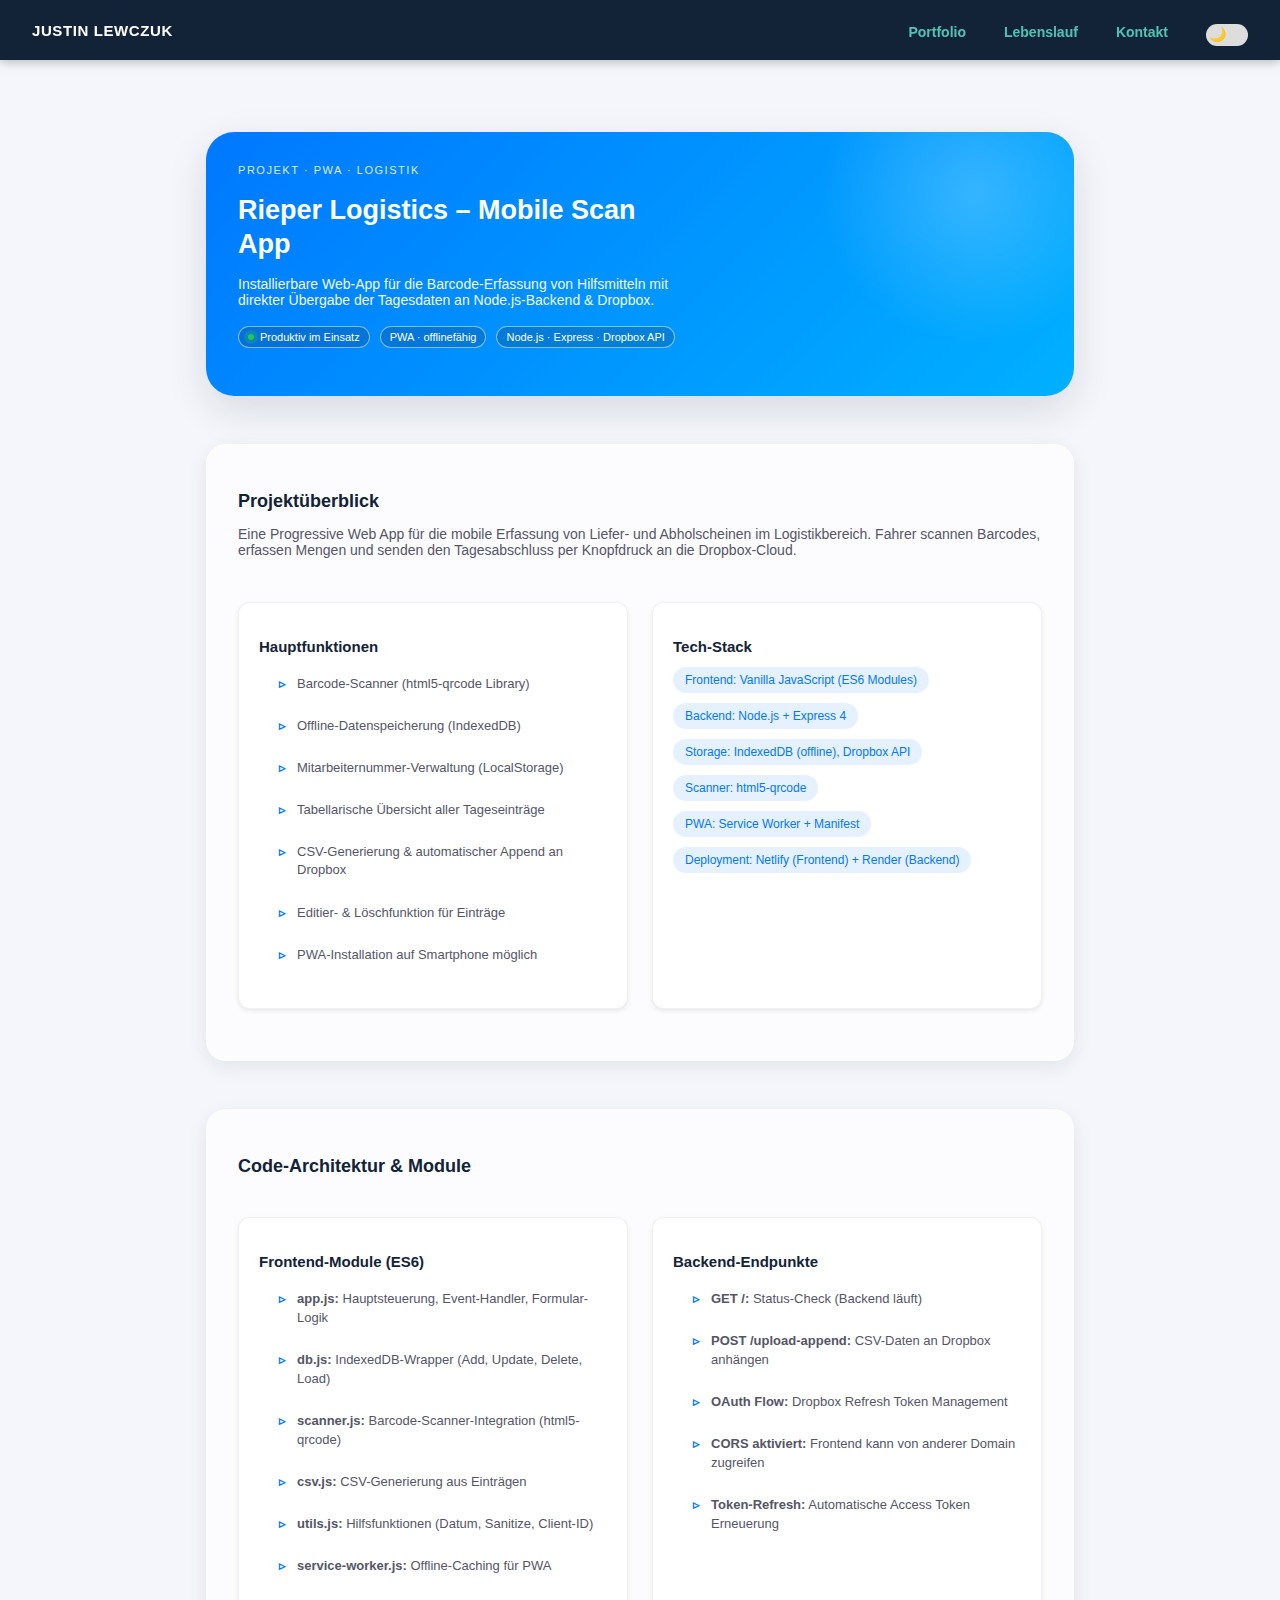
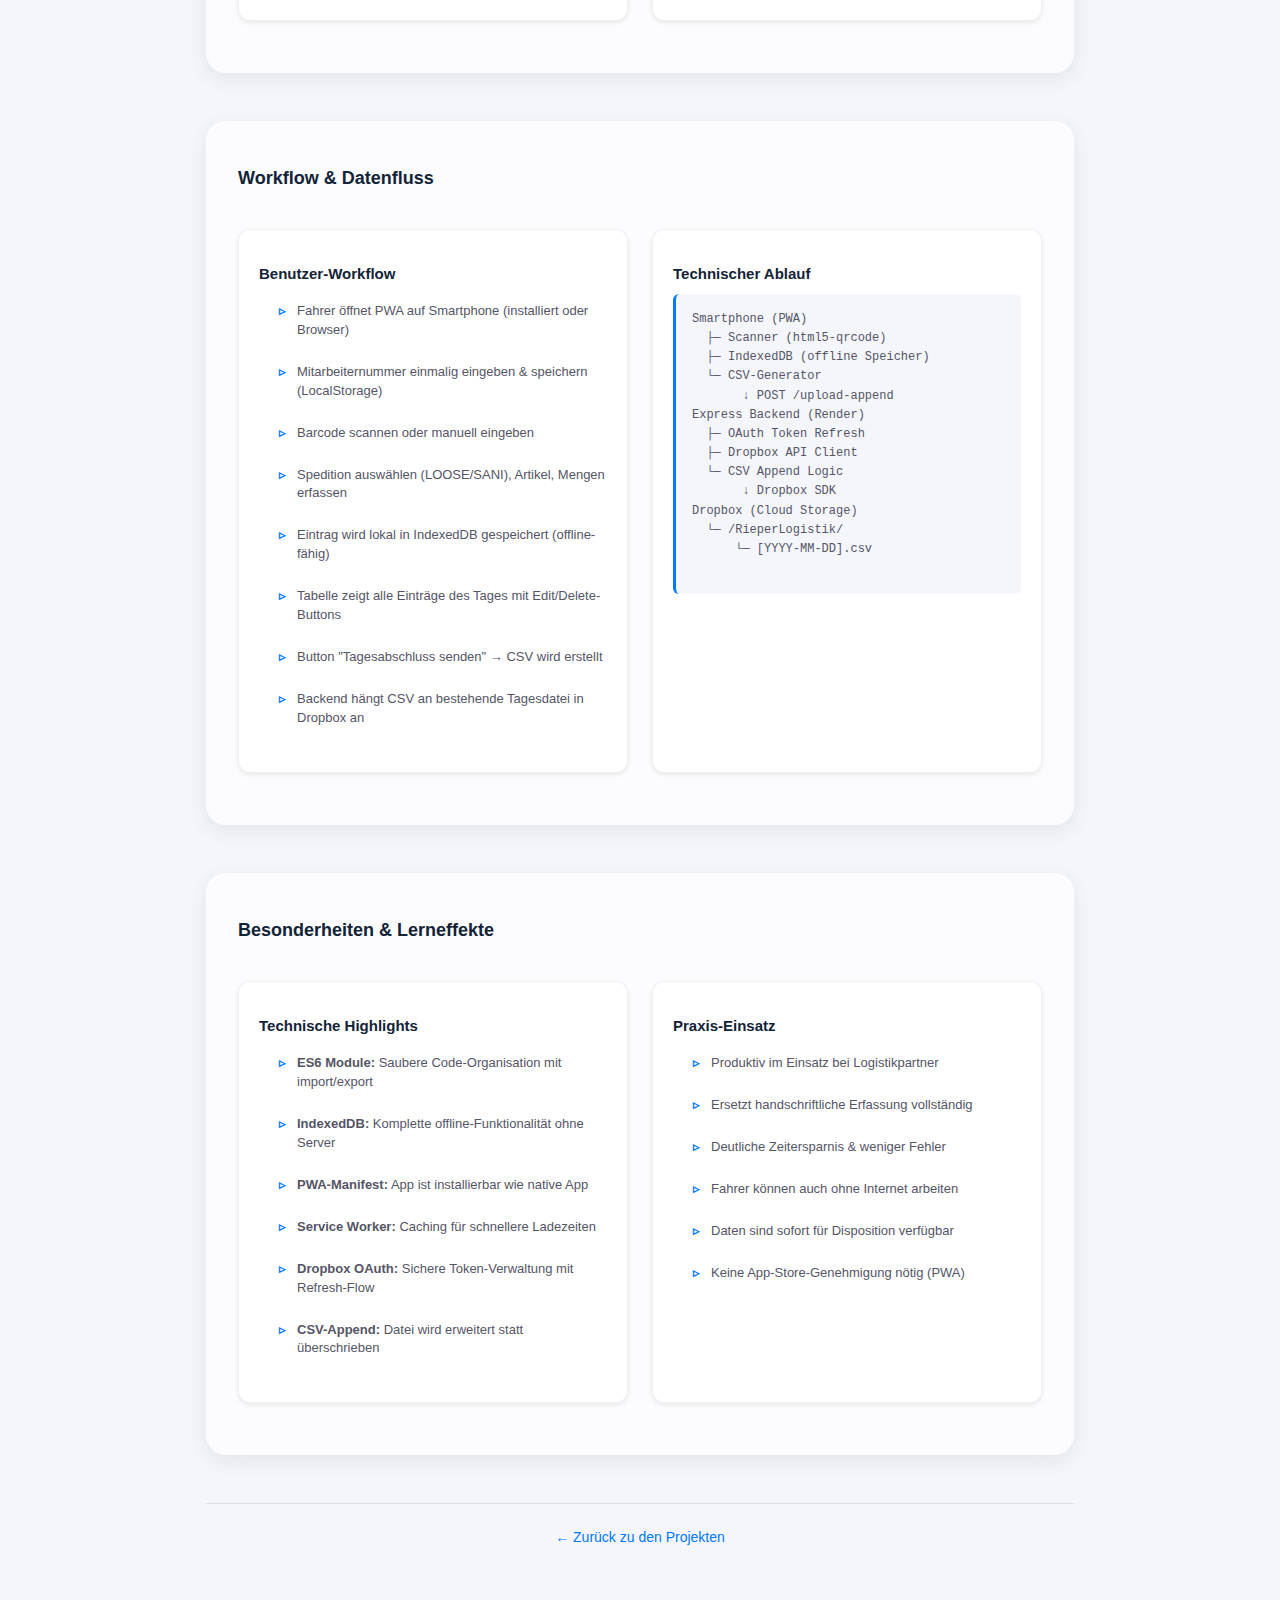
<file: projects/logistik.html>
<!DOCTYPE html>
<html lang="de">
<head>
  <meta charset="UTF-8">
  <title>Rieper Logistics – Scan App | Justin Lewczuk</title>
  <meta name="viewport" content="width=device-width, initial-scale=1.0">
  <link rel="stylesheet" href="../style.css">
  <link rel="stylesheet" href="projects.css">
  <link rel="preconnect" href="https://fonts.googleapis.com">
  <link rel="preconnect" href="https://fonts.gstatic.com" crossorigin>
  <link href="https://fonts.googleapis.com/css2?family=Inter:wght@300;400;600;700&display=swap" rel="stylesheet">
</head>
<body>

<header class="site-header">
  <div class="site-header__brand"><a href="../index.html" style="color: inherit; text-decoration: none;">Justin Lewczuk</a></div>
  <nav class="site-header__nav">
    <a href="../index.html">Portfolio</a>
    <a href="../lebenslauf.html">Lebenslauf</a>
    <a href="../index.html#contact">Kontakt</a>
    <label class="theme-switch">
      <input type="checkbox" id="theme-toggle">
      <span class="slider"></span>
    </label>
  </nav>
</header>

<main>
  <div class="page">
    <section class="hero">
      <div>
        <div class="hero__eyebrow">Projekt · PWA · Logistik</div>
        <h1 class="hero__title">Rieper Logistics – Mobile Scan App</h1>
        <p class="hero__subtitle">
          Installierbare Web-App für die Barcode-Erfassung von Hilfsmitteln
          mit direkter Übergabe der Tagesdaten an Node.js-Backend & Dropbox.
        </p>
        <div class="hero__badges">
          <div class="badge"><span class="badge-dot"></span> Produktiv im Einsatz</div>
          <div class="badge">PWA · offlinefähig</div>
          <div class="badge">Node.js · Express · Dropbox API</div>
        </div>
      </div>
    </section>

    <section class="section">
      <h2 class="section__title">Projektüberblick</h2>
      <p class="section__lead">
        Eine Progressive Web App für die mobile Erfassung von Liefer- und Abholscheinen 
        im Logistikbereich. Fahrer scannen Barcodes, erfassen Mengen und senden den 
        Tagesabschluss per Knopfdruck an die Dropbox-Cloud.
      </p>
      <div class="grid">
        <article class="card">
          <h3 class="card__title">Hauptfunktionen</h3>
          <ul class="list">
            <li>Barcode-Scanner (html5-qrcode Library)</li>
            <li>Offline-Datenspeicherung (IndexedDB)</li>
            <li>Mitarbeiternummer-Verwaltung (LocalStorage)</li>
            <li>Tabellarische Übersicht aller Tageseinträge</li>
            <li>CSV-Generierung & automatischer Append an Dropbox</li>
            <li>Editier- & Löschfunktion für Einträge</li>
            <li>PWA-Installation auf Smartphone möglich</li>
          </ul>
        </article>
        <article class="card">
          <h3 class="card__title">Tech-Stack</h3>
          <div class="pill-row">
            <span class="pill">Frontend: Vanilla JavaScript (ES6 Modules)</span>
            <span class="pill">Backend: Node.js + Express 4</span>
            <span class="pill">Storage: IndexedDB (offline), Dropbox API</span>
            <span class="pill">Scanner: html5-qrcode</span>
            <span class="pill">PWA: Service Worker + Manifest</span>
            <span class="pill">Deployment: Netlify (Frontend) + Render (Backend)</span>
          </div>
        </article>
      </div>
    </section>

    <section class="section">
      <h2 class="section__title">Code-Architektur & Module</h2>
      <div class="grid">
        <article class="card">
          <h3 class="card__title">Frontend-Module (ES6)</h3>
          <ul class="list">
            <li><strong>app.js:</strong> Hauptsteuerung, Event-Handler, Formular-Logik</li>
            <li><strong>db.js:</strong> IndexedDB-Wrapper (Add, Update, Delete, Load)</li>
            <li><strong>scanner.js:</strong> Barcode-Scanner-Integration (html5-qrcode)</li>
            <li><strong>csv.js:</strong> CSV-Generierung aus Einträgen</li>
            <li><strong>utils.js:</strong> Hilfsfunktionen (Datum, Sanitize, Client-ID)</li>
            <li><strong>service-worker.js:</strong> Offline-Caching für PWA</li>
          </ul>
        </article>
        <article class="card">
          <h3 class="card__title">Backend-Endpunkte</h3>
          <ul class="list">
            <li><strong>GET /:</strong> Status-Check (Backend läuft)</li>
            <li><strong>POST /upload-append:</strong> CSV-Daten an Dropbox anhängen</li>
            <li><strong>OAuth Flow:</strong> Dropbox Refresh Token Management</li>
            <li><strong>CORS aktiviert:</strong> Frontend kann von anderer Domain zugreifen</li>
            <li><strong>Token-Refresh:</strong> Automatische Access Token Erneuerung</li>
          </ul>
        </article>
      </div>
    </section>

    <section class="section">
      <h2 class="section__title">Workflow & Datenfluss</h2>
      <div class="grid">
        <article class="card">
          <h3 class="card__title">Benutzer-Workflow</h3>
          <ul class="list">
            <li>Fahrer öffnet PWA auf Smartphone (installiert oder Browser)</li>
            <li>Mitarbeiternummer einmalig eingeben & speichern (LocalStorage)</li>
            <li>Barcode scannen oder manuell eingeben</li>
            <li>Spedition auswählen (LOOSE/SANI), Artikel, Mengen erfassen</li>
            <li>Eintrag wird lokal in IndexedDB gespeichert (offline-fähig)</li>
            <li>Tabelle zeigt alle Einträge des Tages mit Edit/Delete-Buttons</li>
            <li>Button "Tagesabschluss senden" → CSV wird erstellt</li>
            <li>Backend hängt CSV an bestehende Tagesdatei in Dropbox an</li>
          </ul>
        </article>
        <article class="card">
          <h3 class="card__title">Technischer Ablauf</h3>
          <pre class="architecture-diagram">
Smartphone (PWA)
  ├─ Scanner (html5-qrcode)
  ├─ IndexedDB (offline Speicher)
  └─ CSV-Generator
       ↓ POST /upload-append
Express Backend (Render)
  ├─ OAuth Token Refresh
  ├─ Dropbox API Client
  └─ CSV Append Logic
       ↓ Dropbox SDK
Dropbox (Cloud Storage)
  └─ /RieperLogistik/
      └─ [YYYY-MM-DD].csv
          </pre>
        </article>
      </div>
    </section>

    <section class="section">
      <h2 class="section__title">Besonderheiten & Lerneffekte</h2>
      <div class="grid">
        <article class="card">
          <h3 class="card__title">Technische Highlights</h3>
          <ul class="list">
            <li><strong>ES6 Module:</strong> Saubere Code-Organisation mit import/export</li>
            <li><strong>IndexedDB:</strong> Komplette offline-Funktionalität ohne Server</li>
            <li><strong>PWA-Manifest:</strong> App ist installierbar wie native App</li>
            <li><strong>Service Worker:</strong> Caching für schnellere Ladezeiten</li>
            <li><strong>Dropbox OAuth:</strong> Sichere Token-Verwaltung mit Refresh-Flow</li>
            <li><strong>CSV-Append:</strong> Datei wird erweitert statt überschrieben</li>
          </ul>
        </article>
        <article class="card">
          <h3 class="card__title">Praxis-Einsatz</h3>
          <ul class="list">
            <li>Produktiv im Einsatz bei Logistikpartner</li>
            <li>Ersetzt handschriftliche Erfassung vollständig</li>
            <li>Deutliche Zeitersparnis & weniger Fehler</li>
            <li>Fahrer können auch ohne Internet arbeiten</li>
            <li>Daten sind sofort für Disposition verfügbar</li>
            <li>Keine App-Store-Genehmigung nötig (PWA)</li>
          </ul>
        </article>
      </div>
    </section>

    <div class="footer">
      <a href="../index.html#projects">← Zurück zu den Projekten</a>
    </div>
  </div>
</main>

<script type="module" src="../src/main.js"></script>
</body>
</html>
</file>
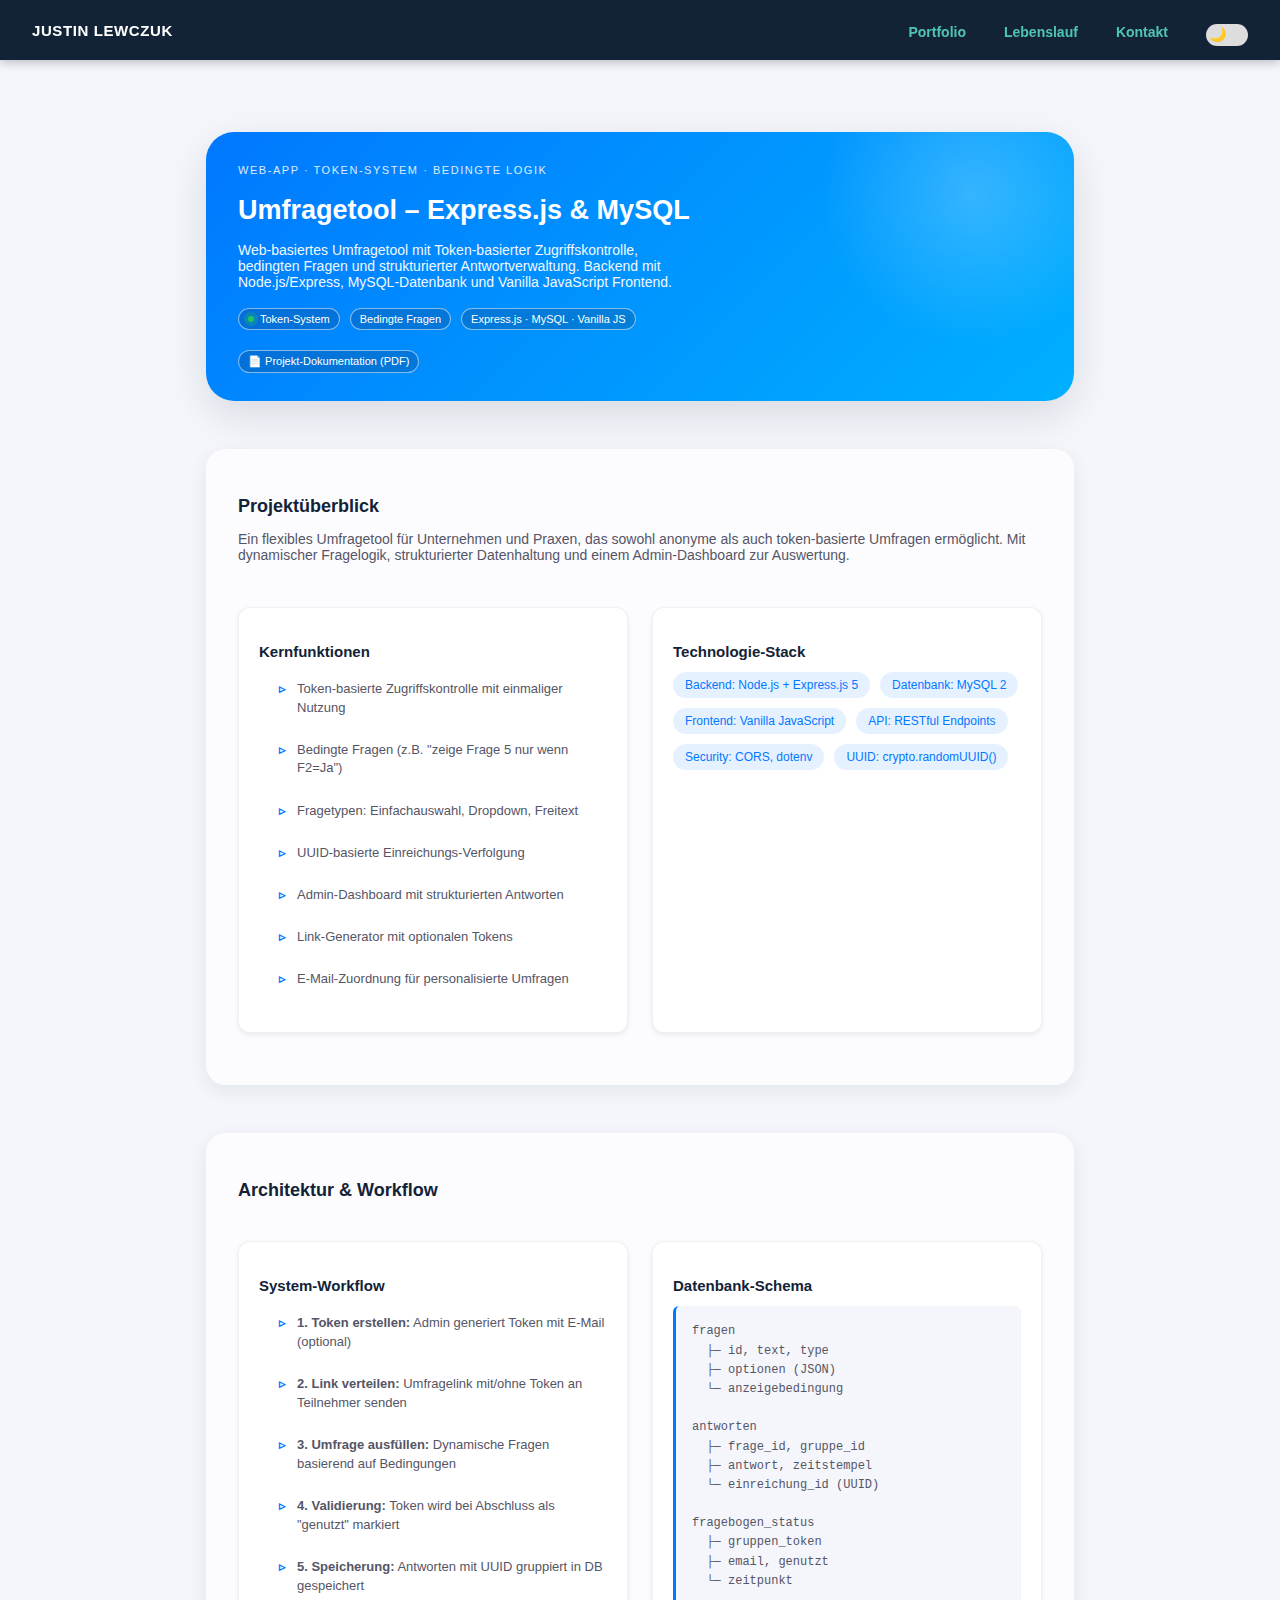
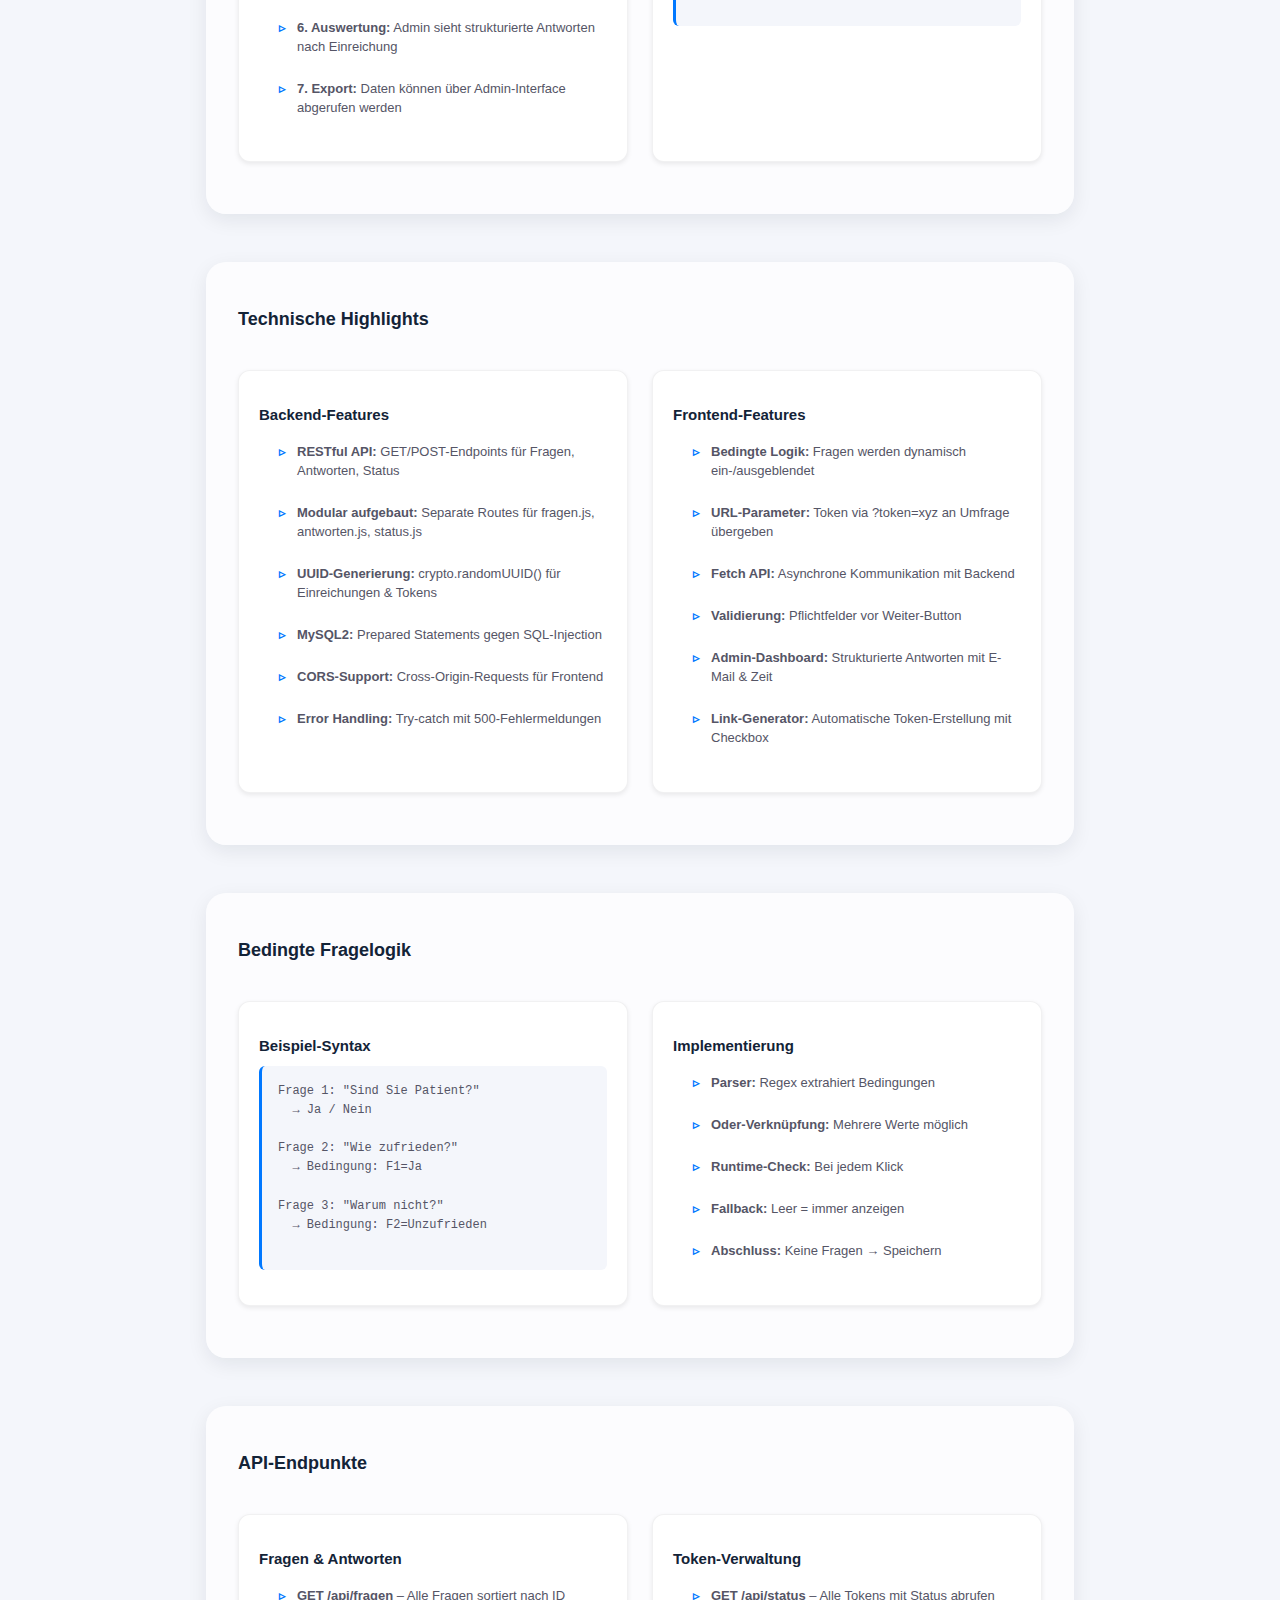
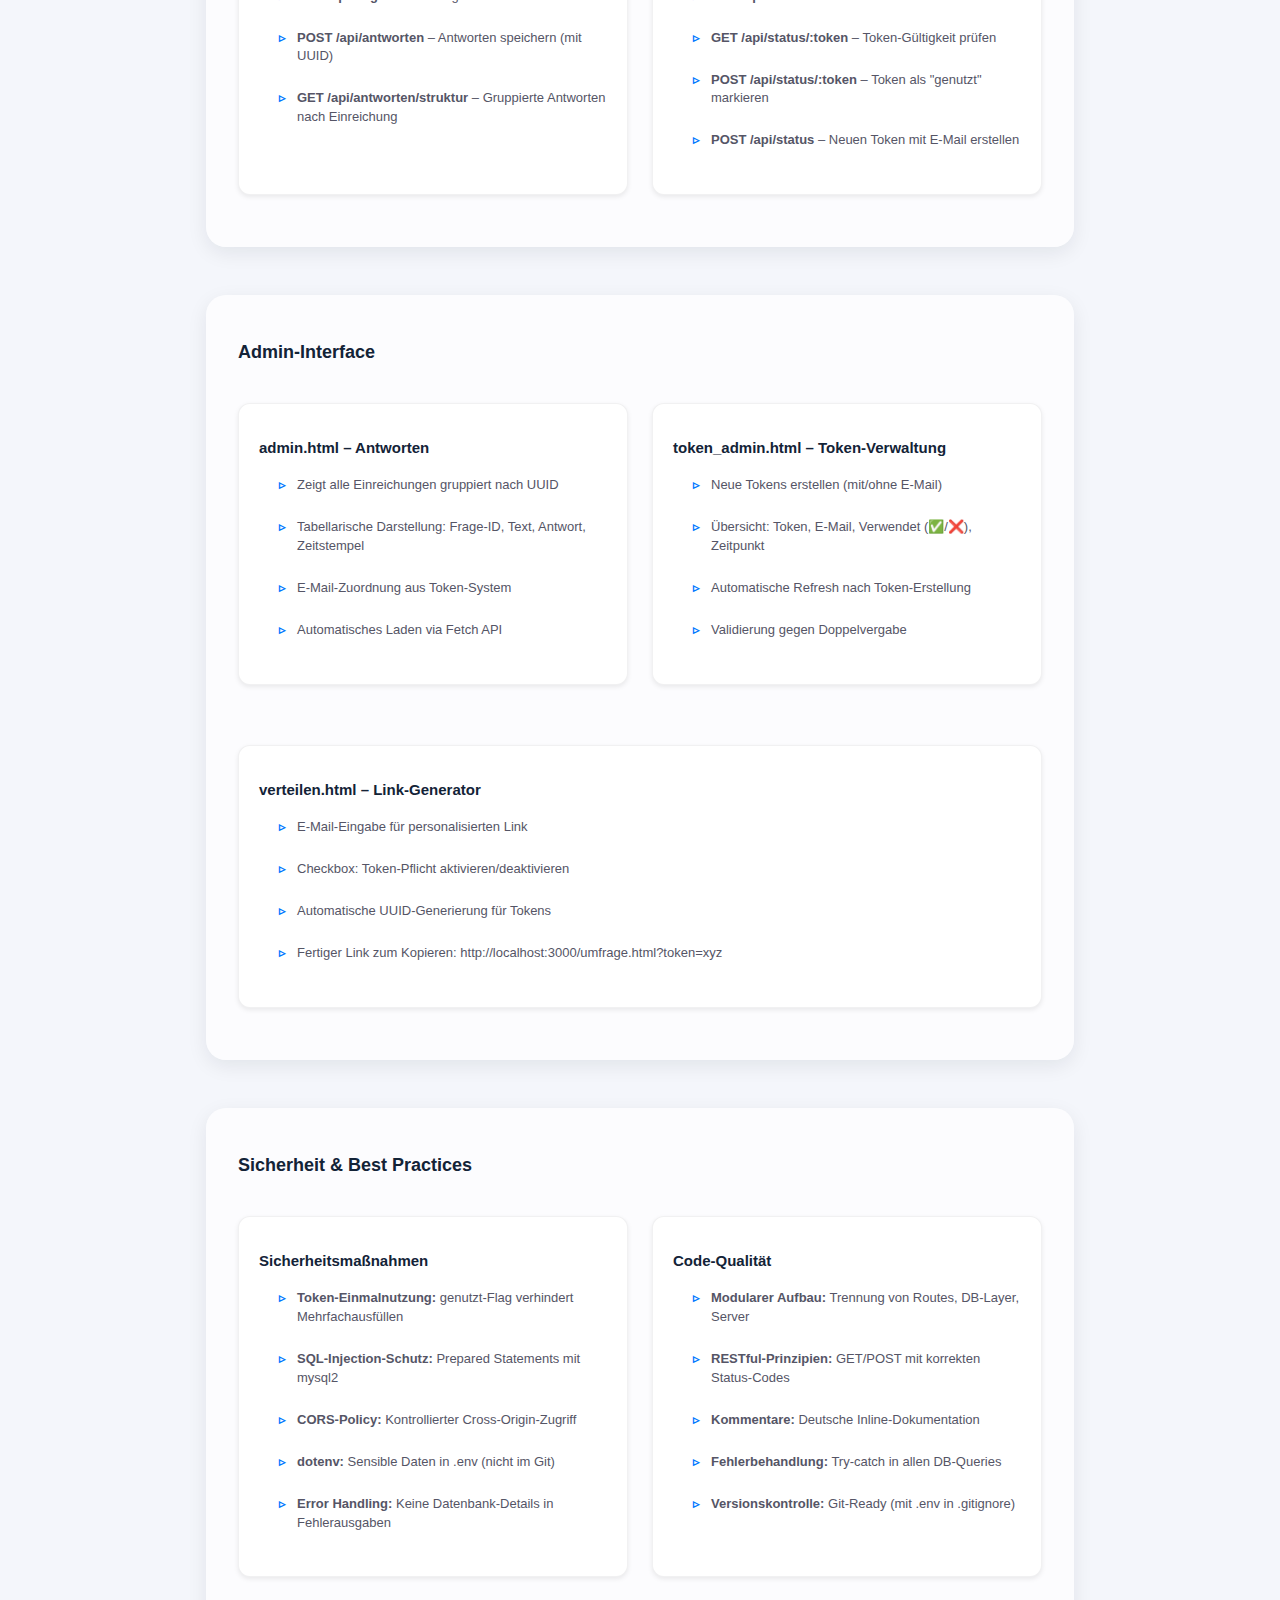
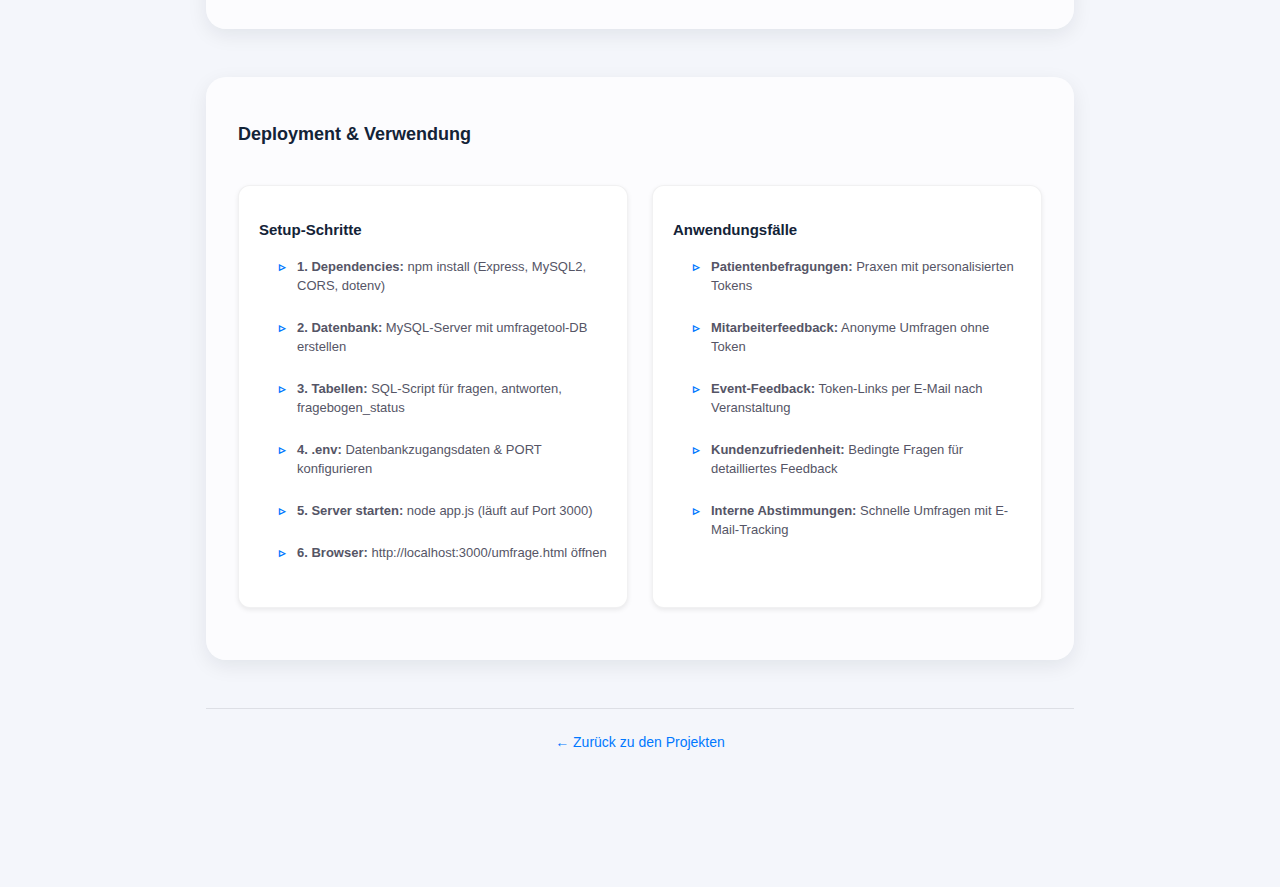
<file: projects/umfragetool.html>
<!DOCTYPE html>
<html lang="de">
<head>
  <meta charset="UTF-8">
  <title>Umfragetool – Express & MySQL | Justin Lewczuk</title>
  <meta name="viewport" content="width=device-width, initial-scale=1.0">
  <link rel="stylesheet" href="../style.css">
  <link rel="stylesheet" href="projects.css">
  <link rel="preconnect" href="https://fonts.googleapis.com">
  <link rel="preconnect" href="https://fonts.gstatic.com" crossorigin>
  <link href="https://fonts.googleapis.com/css2?family=Inter:wght@300;400;600;700&display=swap" rel="stylesheet">
</head>
<body>

<header class="site-header">
  <div class="site-header__brand"><a href="../index.html" style="color: inherit; text-decoration: none;">Justin Lewczuk</a></div>
  <nav class="site-header__nav">
    <a href="../index.html">Portfolio</a>
    <a href="../lebenslauf.html">Lebenslauf</a>
    <a href="../index.html#contact">Kontakt</a>
    <label class="theme-switch">
      <input type="checkbox" id="theme-toggle">
      <span class="slider"></span>
    </label>
  </nav>
</header>

<main>
  <div class="page">
    <section class="hero">
      <div>
        <div class="hero__eyebrow">Web-App · Token-System · Bedingte Logik</div>
        <h1 class="hero__title">Umfragetool – Express.js & MySQL</h1>
        <p class="hero__subtitle">
          Web-basiertes Umfragetool mit Token-basierter Zugriffskontrolle, bedingten Fragen und 
          strukturierter Antwortverwaltung. Backend mit Node.js/Express, MySQL-Datenbank und 
          Vanilla JavaScript Frontend.
        </p>
        <div class="hero__badges">
          <div class="badge"><span class="badge-dot"></span> Token-System</div>
          <div class="badge">Bedingte Fragen</div>
          <div class="badge">Express.js · MySQL · Vanilla JS</div>
        </div>
        <div style="margin-top: 12px;">
          <a href="../certificates/IHKae/AbschlussProjek_doku.pdf" target="_blank" class="badge" style="cursor: pointer; text-decoration: none;">📄 Projekt-Dokumentation (PDF)</a>
        </div>
      </div>
    </section>

    <section class="section">
      <h2 class="section__title">Projektüberblick</h2>
      <p class="section__lead">
        Ein flexibles Umfragetool für Unternehmen und Praxen, das sowohl anonyme als auch 
        token-basierte Umfragen ermöglicht. Mit dynamischer Fragelogik, strukturierter Datenhaltung 
        und einem Admin-Dashboard zur Auswertung.
      </p>
      <div class="grid">
        <article class="card">
          <h3 class="card__title">Kernfunktionen</h3>
          <ul class="list">
            <li>Token-basierte Zugriffskontrolle mit einmaliger Nutzung</li>
            <li>Bedingte Fragen (z.B. "zeige Frage 5 nur wenn F2=Ja")</li>
            <li>Fragetypen: Einfachauswahl, Dropdown, Freitext</li>
            <li>UUID-basierte Einreichungs-Verfolgung</li>
            <li>Admin-Dashboard mit strukturierten Antworten</li>
            <li>Link-Generator mit optionalen Tokens</li>
            <li>E-Mail-Zuordnung für personalisierte Umfragen</li>
          </ul>
        </article>
        <article class="card">
          <h3 class="card__title">Technologie-Stack</h3>
          <div class="pill-row">
            <span class="pill">Backend: Node.js + Express.js 5</span>
            <span class="pill">Datenbank: MySQL 2</span>
            <span class="pill">Frontend: Vanilla JavaScript</span>
            <span class="pill">API: RESTful Endpoints</span>
            <span class="pill">Security: CORS, dotenv</span>
            <span class="pill">UUID: crypto.randomUUID()</span>
          </div>
        </article>
      </div>
    </section>

    <section class="section">
      <h2 class="section__title">Architektur & Workflow</h2>
      <div class="grid">
        <article class="card">
          <h3 class="card__title">System-Workflow</h3>
          <ul class="list">
            <li><strong>1. Token erstellen:</strong> Admin generiert Token mit E-Mail (optional)</li>
            <li><strong>2. Link verteilen:</strong> Umfragelink mit/ohne Token an Teilnehmer senden</li>
            <li><strong>3. Umfrage ausfüllen:</strong> Dynamische Fragen basierend auf Bedingungen</li>
            <li><strong>4. Validierung:</strong> Token wird bei Abschluss als "genutzt" markiert</li>
            <li><strong>5. Speicherung:</strong> Antworten mit UUID gruppiert in DB gespeichert</li>
            <li><strong>6. Auswertung:</strong> Admin sieht strukturierte Antworten nach Einreichung</li>
            <li><strong>7. Export:</strong> Daten können über Admin-Interface abgerufen werden</li>
          </ul>
        </article>
        <article class="card">
          <h3 class="card__title">Datenbank-Schema</h3>
          <pre class="architecture-diagram">
fragen
  ├─ id, text, type
  ├─ optionen (JSON)
  └─ anzeigebedingung

antworten
  ├─ frage_id, gruppe_id
  ├─ antwort, zeitstempel
  └─ einreichung_id (UUID)

fragebogen_status
  ├─ gruppen_token
  ├─ email, genutzt
  └─ zeitpunkt
          </pre>
        </article>
      </div>
    </section>

    <section class="section">
      <h2 class="section__title">Technische Highlights</h2>
      <div class="grid">
        <article class="card">
          <h3 class="card__title">Backend-Features</h3>
          <ul class="list">
            <li><strong>RESTful API:</strong> GET/POST-Endpoints für Fragen, Antworten, Status</li>
            <li><strong>Modular aufgebaut:</strong> Separate Routes für fragen.js, antworten.js, status.js</li>
            <li><strong>UUID-Generierung:</strong> crypto.randomUUID() für Einreichungen & Tokens</li>
            <li><strong>MySQL2:</strong> Prepared Statements gegen SQL-Injection</li>
            <li><strong>CORS-Support:</strong> Cross-Origin-Requests für Frontend</li>
            <li><strong>Error Handling:</strong> Try-catch mit 500-Fehlermeldungen</li>
          </ul>
        </article>
        <article class="card">
          <h3 class="card__title">Frontend-Features</h3>
          <ul class="list">
            <li><strong>Bedingte Logik:</strong> Fragen werden dynamisch ein-/ausgeblendet</li>
            <li><strong>URL-Parameter:</strong> Token via ?token=xyz an Umfrage übergeben</li>
            <li><strong>Fetch API:</strong> Asynchrone Kommunikation mit Backend</li>
            <li><strong>Validierung:</strong> Pflichtfelder vor Weiter-Button</li>
            <li><strong>Admin-Dashboard:</strong> Strukturierte Antworten mit E-Mail & Zeit</li>
            <li><strong>Link-Generator:</strong> Automatische Token-Erstellung mit Checkbox</li>
          </ul>
        </article>
      </div>
    </section>

    <section class="section">
      <h2 class="section__title">Bedingte Fragelogik</h2>
      <div class="grid">
        <article class="card">
          <h3 class="card__title">Beispiel-Syntax</h3>
          <pre class="architecture-diagram">
Frage 1: "Sind Sie Patient?"
  → Ja / Nein

Frage 2: "Wie zufrieden?"
  → Bedingung: F1=Ja

Frage 3: "Warum nicht?"
  → Bedingung: F2=Unzufrieden
          </pre>
        </article>
        <article class="card">
          <h3 class="card__title">Implementierung</h3>
          <ul class="list">
            <li><strong>Parser:</strong> Regex extrahiert Bedingungen</li>
            <li><strong>Oder-Verknüpfung:</strong> Mehrere Werte möglich</li>
            <li><strong>Runtime-Check:</strong> Bei jedem Klick</li>
            <li><strong>Fallback:</strong> Leer = immer anzeigen</li>
            <li><strong>Abschluss:</strong> Keine Fragen → Speichern</li>
          </ul>
        </article>
      </div>
    </section>

    <section class="section">
      <h2 class="section__title">API-Endpunkte</h2>
      <div class="grid">
        <article class="card">
          <h3 class="card__title">Fragen & Antworten</h3>
          <ul class="list">
            <li><strong>GET /api/fragen</strong> – Alle Fragen sortiert nach ID</li>
            <li><strong>POST /api/antworten</strong> – Antworten speichern (mit UUID)</li>
            <li><strong>GET /api/antworten/struktur</strong> – Gruppierte Antworten nach Einreichung</li>
          </ul>
        </article>
        <article class="card">
          <h3 class="card__title">Token-Verwaltung</h3>
          <ul class="list">
            <li><strong>GET /api/status</strong> – Alle Tokens mit Status abrufen</li>
            <li><strong>GET /api/status/:token</strong> – Token-Gültigkeit prüfen</li>
            <li><strong>POST /api/status/:token</strong> – Token als "genutzt" markieren</li>
            <li><strong>POST /api/status</strong> – Neuen Token mit E-Mail erstellen</li>
          </ul>
        </article>
      </div>
    </section>

    <section class="section">
      <h2 class="section__title">Admin-Interface</h2>
      <div class="grid">
        <article class="card">
          <h3 class="card__title">admin.html – Antworten</h3>
          <ul class="list">
            <li>Zeigt alle Einreichungen gruppiert nach UUID</li>
            <li>Tabellarische Darstellung: Frage-ID, Text, Antwort, Zeitstempel</li>
            <li>E-Mail-Zuordnung aus Token-System</li>
            <li>Automatisches Laden via Fetch API</li>
          </ul>
        </article>
        <article class="card">
          <h3 class="card__title">token_admin.html – Token-Verwaltung</h3>
          <ul class="list">
            <li>Neue Tokens erstellen (mit/ohne E-Mail)</li>
            <li>Übersicht: Token, E-Mail, Verwendet (✅/❌), Zeitpunkt</li>
            <li>Automatische Refresh nach Token-Erstellung</li>
            <li>Validierung gegen Doppelvergabe</li>
          </ul>
        </article>
      </div>
      <div class="grid">
        <article class="card">
          <h3 class="card__title">verteilen.html – Link-Generator</h3>
          <ul class="list">
            <li>E-Mail-Eingabe für personalisierten Link</li>
            <li>Checkbox: Token-Pflicht aktivieren/deaktivieren</li>
            <li>Automatische UUID-Generierung für Tokens</li>
            <li>Fertiger Link zum Kopieren: http://localhost:3000/umfrage.html?token=xyz</li>
          </ul>
        </article>
      </div>
    </section>

    <section class="section">
      <h2 class="section__title">Sicherheit & Best Practices</h2>
      <div class="grid">
        <article class="card">
          <h3 class="card__title">Sicherheitsmaßnahmen</h3>
          <ul class="list">
            <li><strong>Token-Einmalnutzung:</strong> genutzt-Flag verhindert Mehrfachausfüllen</li>
            <li><strong>SQL-Injection-Schutz:</strong> Prepared Statements mit mysql2</li>
            <li><strong>CORS-Policy:</strong> Kontrollierter Cross-Origin-Zugriff</li>
            <li><strong>dotenv:</strong> Sensible Daten in .env (nicht im Git)</li>
            <li><strong>Error Handling:</strong> Keine Datenbank-Details in Fehlerausgaben</li>
          </ul>
        </article>
        <article class="card">
          <h3 class="card__title">Code-Qualität</h3>
          <ul class="list">
            <li><strong>Modularer Aufbau:</strong> Trennung von Routes, DB-Layer, Server</li>
            <li><strong>RESTful-Prinzipien:</strong> GET/POST mit korrekten Status-Codes</li>
            <li><strong>Kommentare:</strong> Deutsche Inline-Dokumentation</li>
            <li><strong>Fehlerbehandlung:</strong> Try-catch in allen DB-Queries</li>
            <li><strong>Versionskontrolle:</strong> Git-Ready (mit .env in .gitignore)</li>
          </ul>
        </article>
      </div>
    </section>

    <section class="section">
      <h2 class="section__title">Deployment & Verwendung</h2>
      <div class="grid">
        <article class="card">
          <h3 class="card__title">Setup-Schritte</h3>
          <ul class="list">
            <li><strong>1. Dependencies:</strong> npm install (Express, MySQL2, CORS, dotenv)</li>
            <li><strong>2. Datenbank:</strong> MySQL-Server mit umfragetool-DB erstellen</li>
            <li><strong>3. Tabellen:</strong> SQL-Script für fragen, antworten, fragebogen_status</li>
            <li><strong>4. .env:</strong> Datenbankzugangsdaten & PORT konfigurieren</li>
            <li><strong>5. Server starten:</strong> node app.js (läuft auf Port 3000)</li>
            <li><strong>6. Browser:</strong> http://localhost:3000/umfrage.html öffnen</li>
          </ul>
        </article>
        <article class="card">
          <h3 class="card__title">Anwendungsfälle</h3>
          <ul class="list">
            <li><strong>Patientenbefragungen:</strong> Praxen mit personalisierten Tokens</li>
            <li><strong>Mitarbeiterfeedback:</strong> Anonyme Umfragen ohne Token</li>
            <li><strong>Event-Feedback:</strong> Token-Links per E-Mail nach Veranstaltung</li>
            <li><strong>Kundenzufriedenheit:</strong> Bedingte Fragen für detailliertes Feedback</li>
            <li><strong>Interne Abstimmungen:</strong> Schnelle Umfragen mit E-Mail-Tracking</li>
          </ul>
        </article>
      </div>
    </section>

    <div class="footer">
      <a href="../index.html#projects">← Zurück zu den Projekten</a>
    </div>
  </div>
</main>

<script type="module" src="../src/main.js"></script>
</body>
</html>
</file>
<file: style.css>
body { font-family: Arial, sans-serif; margin: 0; }
header { background:var(--header-bg, #2c3e50); color:var(--header-text, #fff); padding:20px; text-align:center; }
header h1 { margin:0; }
nav { margin-top:10px; }
nav a { color:var(--link-color, #5eead4); margin:0 10px; text-decoration:none; font-weight:bold; }
nav a:hover { text-decoration:underline; }
main { max-width:900px; margin:20px auto; padding:20px; }
.card { background:var(--card-bg, #ffffff); padding:20px; margin:20px 0; border-radius:8px;
                box-shadow:0 2px 5px rgba(0,0,0,0.08); }
.btn { display:inline-block; padding:10px 16px; background:var(--btn-bg, #5eead4); color:var(--btn-text, #0b0c10);
                 text-decoration:none; border-radius:8px; font-weight:bold; }

/* Small responsive tweak */
@media (max-width:600px) {
	main { padding:12px; margin:12px; }
}
/* Project link styles: no underline, subtle hover highlight */
.project-link {
	text-decoration: none;
	color: inherit;
	transition: color 150ms ease, text-shadow 150ms ease;
	cursor: pointer;
}
.project-link:hover {
  color: var(--link-color);
  text-shadow: 0 0 8px rgba(94,234,212,0.6);
}

/* Improve list spacing inside cards (projects, education, etc.) */
.card ul { padding-left: 1.25rem; margin: 0.6rem 0 1rem 0; }
.card ul li { margin: 0.45rem 0; line-height: 1.45; }

/* Specific tweak for project list id (keeps previous behavior) */
#project-list { padding-left: 1.2rem; }

/* Links: use text color by default and only highlight on hover */
a { color: inherit; text-decoration: none; }
a:hover { color: var(--link-color); text-shadow: 0 0 6px rgba(123,217,209,0.35); }


/* Theme variables (light default, overridden by [data-theme="dark"]) */
:root {
  --bg: #ffffff;
  --text: #0d0d0d;
  --header-bg: #2c3e50;
  --header-text: #ffffff;
  --card-bg: #ffffff;
  --btn-bg: #5eead4;
  --btn-text: #0b0c10;
  --link-color: #5eead4;
}

[data-theme="dark"] {
  --bg: #0d0d0d;
  --text: #ffffff;
  --header-bg: #121212;
  --header-text: #ffffff;
  --card-bg: #121212;
  --btn-bg: #4a90e2;
  --btn-text: #ffffff;
  --link-color: #7bd9d1;
}

body {
  background-color: var(--bg);
  color: var(--text);
  transition: background-color 0.3s ease, color 0.3s ease;
}

.theme-switch {
  position: relative;
  display: inline-block;
  width: 42px;
  height: 22px;
  margin-left: 10px;
}

.theme-switch input {
  opacity: 0;
  width: 0;
  height: 0;
}

.slider {
  position: absolute;
  cursor: pointer;
  top: 0;
  left: 0;
  right: 0;
  bottom: 0;
  background-color: #ddd;
  border-radius: 34px;
  transition: .3s;
}

.slider:before {
  position: absolute;
  content: "🌙";
  height: 18px;
  width: 18px;
  left: 2px;
  bottom: 2px;
  transition: .3s;
  font-size: 14px;
}

input:checked + .slider {
  background-color: #4a90e2;
}

input:checked + .slider:before {
  transform: translateX(20px);
  content: "☀️";
}
/* Sidebar Styles */
.sidebar {
  position: sticky;
  top: 20px;
  align-self: start;
}

.sidebar__section {
  margin-bottom: 2rem;
}

.sidebar__title {
  font-size: 1.1rem;
  margin: 0 0 1rem 0;
  color: var(--link-color);
  font-weight: 600;
}

/* Timeline Styles */
.timeline {
  position: relative;
  padding-left: 1.5rem;
}

.timeline::before {
  content: '';
  position: absolute;
  left: 0;
  top: 8px;
  bottom: 8px;
  width: 2px;
  background: var(--link-color);
  opacity: 0.3;
}

.timeline__item {
  position: relative;
  margin-bottom: 1.5rem;
  padding-bottom: 1rem;
  border-bottom: 1px solid rgba(94, 234, 212, 0.1);
}

.timeline__item:last-child {
  border-bottom: none;
}

.timeline__item::before {
  content: '';
  position: absolute;
  left: -1.5rem;
  top: 8px;
  width: 8px;
  height: 8px;
  border-radius: 50%;
  background: var(--link-color);
  border: 2px solid var(--bg);
  z-index: 1;
}

.timeline__date {
  font-size: 0.75rem;
  color: var(--link-color);
  font-weight: 600;
  margin-bottom: 0.25rem;
  letter-spacing: 0.5px;
}

.timeline__content h4 {
  margin: 0 0 0.15rem 0;
  font-size: 0.95rem;
  font-weight: 600;
}

.timeline__role {
  margin: 0 0 0.5rem 0;
  font-size: 0.85rem;
  color: var(--text);
  opacity: 0.8;
  font-style: italic;
}

.timeline__details {
  margin: 0.5rem 0 0 0;
  padding-left: 1.2rem;
  font-size: 0.8rem;
}

.timeline__details li {
  margin: 0.2rem 0;
  line-height: 1.3;
}

/* Tech Tags */
.tech-tags {
  display: flex;
  flex-wrap: wrap;
  gap: 0.5rem;
}

.tech-tag {
  display: inline-block;
  padding: 0.25rem 0.6rem;
  background: var(--link-color);
  color: var(--btn-text);
  border-radius: 12px;
  font-size: 0.75rem;
  font-weight: 600;
  opacity: 0.9;
}

[data-theme="dark"] .tech-tag {
  background: rgba(94, 234, 212, 0.2);
  color: var(--link-color);
}

.main-content {
  min-width: 0;
}
</file>
<file: lebenslauf.css>
/* Lebenslauf-spezifische Styles */

.cv-main {
  max-width: 900px;
  margin: 20px auto;
  padding: 20px;
}

.cv-header {
  text-align: center;
  margin-bottom: 2rem;
}

.cv-header h1 {
  margin: 0 0 1rem 0;
  color: var(--link-color);
}

.cv-info {
  margin-top: 1rem;
}

.cv-info p {
  margin: 0.3rem 0;
}

.cv-section {
  margin-bottom: 2rem;
}

.cv-section h2 {
  color: var(--link-color);
  border-bottom: 2px solid var(--link-color);
  padding-bottom: 0.5rem;
  margin-bottom: 1.5rem;
}

/* Timeline Styles */
.cv-timeline {
  position: relative;
  padding-left: 2rem;
}

.cv-timeline::before {
  content: '';
  position: absolute;
  left: 0;
  top: 0;
  bottom: 0;
  width: 3px;
  background: var(--link-color);
  opacity: 0.3;
}

.cv-timeline__item {
  position: relative;
  margin-bottom: 2rem;
  padding-bottom: 1.5rem;
  border-bottom: 1px solid rgba(94, 234, 212, 0.1);
}

.cv-timeline__item:last-child {
  border-bottom: none;
}

.cv-timeline__item::before {
  content: '';
  position: absolute;
  left: -2rem;
  top: 0.25rem;
  width: 12px;
  height: 12px;
  border-radius: 50%;
  background: var(--link-color);
  border: 3px solid var(--bg);
  z-index: 1;
}

.cv-timeline__date {
  font-size: 0.9rem;
  color: var(--link-color);
  font-weight: 700;
  margin-bottom: 0.5rem;
  letter-spacing: 0.5px;
}

.cv-timeline__content h3 {
  margin: 0 0 0.25rem 0;
  font-size: 1.25rem;
  font-weight: 600;
}

.cv-timeline__role {
  margin: 0 0 0.75rem 0;
  font-size: 1rem;
  color: var(--text);
  opacity: 0.85;
  font-style: italic;
}

.cv-timeline__content ul {
  margin: 0.75rem 0 0 0;
  padding-left: 1.5rem;
}

.cv-timeline__content li {
  margin: 0.4rem 0;
  line-height: 1.5;
}

/* Education Section */
.cv-education {
  display: flex;
  flex-direction: column;
  gap: 1.5rem;
}

.cv-education__item h3 {
  margin: 0 0 0.5rem 0;
  font-size: 1.1rem;
  color: var(--text);
}

.cv-education__org {
  margin: 0;
  font-weight: 600;
  opacity: 0.85;
}

.cv-education__date {
  margin: 0.25rem 0 0.5rem 0;
  font-size: 0.9rem;
  color: var(--link-color);
}

.cv-education__item ul {
  margin: 0.5rem 0 0 0;
  padding-left: 1.5rem;
}

.cv-education__item li {
  margin: 0.3rem 0;
}

/* Skills Section */
.cv-skills {
  display: grid;
  grid-template-columns: repeat(auto-fit, minmax(250px, 1fr));
  gap: 2rem;
}

.cv-skills__category h3 {
  margin: 0 0 0.75rem 0;
  font-size: 1.1rem;
  color: var(--link-color);
}

.cv-skills__category ul {
  margin: 0;
  padding-left: 1.5rem;
}

.cv-skills__category li {
  margin: 0.4rem 0;
  line-height: 1.5;
}

/* Responsive */
@media (max-width: 600px) {
  .cv-main {
    padding: 12px;
    margin: 12px;
  }

  .cv-timeline {
    padding-left: 1.5rem;
  }

  .cv-timeline__item::before {
    left: -1.5rem;
  }

  .cv-skills {
    grid-template-columns: 1fr;
    gap: 1.5rem;
  }
}
</file>
<file: projects/projects.css>
/* Projektseiten-spezifische Styles */

:root {
  --primary: #0078ff;
  --primary-soft: #e6f1ff;
  --bg-project: #f4f6fb;
  --text-project: #222;
  --muted: #556;
  --card-bg-project: #ffffff;
  --border-radius-lg: 18px;
  --border-radius-sm: 12px;
  --shadow-soft: 0 14px 40px rgba(15, 23, 42, 0.12);
}

[data-theme="dark"] {
  --primary: #4a90e2;
  --primary-soft: #1e3a5f;
  --bg-project: #0d0d0d;
  --text-project: #ffffff;
  --muted: #aaa;
  --card-bg-project: #1a1a1a;
  --shadow-soft: 0 14px 40px rgba(0, 0, 0, 0.5);
}

body {
  background: var(--bg-project);
  color: var(--text-project);
  min-height: 100vh;
  display: flex;
  flex-direction: column;
}

/* Header für Projektseiten */
.site-header {
  background: #132337;
  color: #fff;
  padding: 14px 32px;
  display: flex;
  align-items: center;
  justify-content: space-between;
  position: sticky;
  top: 0;
  z-index: 50;
  box-shadow: 0 2px 10px rgba(0, 0, 0, 0.25);
}

.site-header__brand {
  font-weight: 700;
  letter-spacing: 0.04em;
  font-size: 15px;
  text-transform: uppercase;
}

.site-header__nav {
  display: flex;
  gap: 18px;
  font-size: 14px;
}

.site-header__nav a {
  opacity: 0.8;
  transition: opacity 0.2s ease, transform 0.15s ease;
}

.site-header__nav a:hover {
  opacity: 1;
  transform: translateY(-1px);
}

.site-header__nav a.is-active {
  opacity: 1;
  font-weight: 600;
  position: relative;
}

.site-header__nav a.is-active::after {
  content: "";
  position: absolute;
  left: 0;
  right: 0;
  bottom: -6px;
  height: 2px;
  border-radius: 999px;
  background: linear-gradient(90deg, #00c6ff, #0078ff);
}

/* Hero */
.hero {
  background: linear-gradient(135deg, #0078ff, #00b0ff);
  border-radius: 28px;
  padding: 32px 32px 28px;
  color: #fff;
  display: grid;
  grid-template-columns: minmax(0, 1.4fr) minmax(0, 1fr);
  gap: 24px;
  box-shadow: var(--shadow-soft);
  position: relative;
  overflow: hidden;
}

.hero::before {
  content: "";
  position: absolute;
  width: 360px;
  height: 360px;
  border-radius: 999px;
  background: radial-gradient(circle, rgba(255, 255, 255, 0.35), transparent 60%);
  top: -120px;
  right: -80px;
  opacity: 0.6;
  pointer-events: none;
}

.hero__eyebrow {
  text-transform: uppercase;
  letter-spacing: 0.14em;
  font-size: 11px;
  opacity: 0.85;
  margin-bottom: 6px;
}

.hero__title {
  font-size: 27px;
  line-height: 1.25;
  font-weight: 700;
  margin-bottom: 10px;
}

.hero__subtitle {
  font-size: 14px;
  opacity: 0.95;
  max-width: 480px;
  margin-bottom: 18px;
}

.hero__badges {
  display: flex;
  gap: 10px;
  flex-wrap: wrap;
  margin-bottom: 20px;
}

.badge {
  font-size: 11px;
  padding: 4px 9px;
  border-radius: 999px;
  border: 1px solid rgba(255, 255, 255, 0.5);
  background: rgba(15, 23, 42, 0.18);
  display: inline-flex;
  align-items: center;
  gap: 6px;
  white-space: nowrap;
}

.badge-dot {
  width: 6px;
  height: 6px;
  border-radius: 999px;
  background: #22c55e;
  box-shadow: 0 0 0 4px rgba(34, 197, 94, 0.26);
}

/* Main layout */
main {
  flex: 1;
}

.page {
  max-width: 1100px;
  margin: 32px auto 48px;
  padding: 0 16px 48px;
}

/* Section Styles */
.section {
  margin-top: 48px;
  padding: 32px;
  background: rgba(255, 255, 255, 0.7);
  border-radius: 20px;
  box-shadow: 0 6px 20px rgba(15, 23, 42, 0.08);
}

.section__title {
  font-size: 18px;
  font-weight: 700;
  margin-bottom: 12px;
  color: #132337;
}

.section__lead {
  font-size: 14px;
  color: #556;
  margin-bottom: 24px;
}

/* Grid Layout */
.grid {
  display: grid;
  grid-template-columns: repeat(auto-fit, minmax(300px, 1fr));
  gap: 24px;
  margin-top: 20px;
}

/* Card Styles */
.card {
  background: var(--card-bg-project);
  border-radius: 12px;
  padding: 20px;
  border: 1px solid rgba(15, 23, 42, 0.06);
}

.card__title {
  font-size: 15px;
  font-weight: 600;
  margin-bottom: 12px;
  color: #132337;
}

/* Lists */
.list {
  list-style: none;
  padding: 0;
  margin: 0;
}

.list li {
  padding: 8px 0;
  padding-left: 18px;
  position: relative;
  color: #556;
  font-size: 13px;
}

.list li::before {
  content: "▹";
  position: absolute;
  left: 0;
  color: var(--primary);
  font-weight: 700;
}

/* Buttons */
.btn {
  display: inline-flex;
  align-items: center;
  gap: 6px;
  padding: 10px 16px;
  border-radius: 8px;
  font-size: 13px;
  font-weight: 600;
  text-decoration: none;
  cursor: pointer;
  transition: all 0.2s ease;
  border: none;
}

.btn--primary {
  background: var(--primary);
  color: #fff;
}

.btn--primary:hover {
  background: #0068dd;
  transform: translateY(-2px);
}

.btn--ghost {
  background: rgba(0, 120, 255, 0.1);
  color: var(--primary);
  border: 1px solid rgba(0, 120, 255, 0.2);
}

.btn--ghost:hover {
  background: rgba(0, 120, 255, 0.2);
  border-color: rgba(0, 120, 255, 0.4);
}

/* Pills */
.pill-row {
  display: flex;
  flex-wrap: wrap;
  gap: 10px;
  margin-top: 12px;
}

.pill {
  display: inline-block;
  padding: 6px 12px;
  background: var(--primary-soft);
  color: var(--primary);
  border-radius: 20px;
  font-size: 12px;
  font-weight: 500;
}

/* Architecture Diagram */
.architecture-diagram {
  background: #f4f6fb;
  border-left: 3px solid var(--primary);
  padding: 16px;
  border-radius: 6px;
  font-family: 'Courier New', monospace;
  font-size: 12px;
  overflow-x: auto;
  color: #556;
  line-height: 1.6;
}

/* Hero Actions */
.hero__actions {
  display: flex;
  gap: 12px;
  flex-wrap: wrap;
}

/* Footer */
.footer {
  margin-top: 48px;
  padding-top: 24px;
  border-top: 1px solid rgba(15, 23, 42, 0.1);
  text-align: center;
}

.footer a {
  color: var(--primary);
  text-decoration: none;
  font-size: 14px;
  font-weight: 500;
  transition: opacity 0.2s ease;
}

.footer a:hover {
  opacity: 0.7;
}

/* Responsive tweaks */
@media (max-width: 840px) {
  .hero {
    grid-template-columns: 1fr;
    padding: 24px 24px 20px;
  }

  .hero__title {
    font-size: 22px;
  }

  .section {
    padding: 24px;
  }

  .grid {
    grid-template-columns: 1fr;
  }

  .page {
    margin: 16px auto 24px;
    padding: 0 12px 24px;
  }
}

@media (max-width: 600px) {
  .site-header {
    padding: 12px 16px;
    flex-direction: column;
    gap: 12px;
    align-items: flex-start;
  }

  .site-header__nav {
    flex-wrap: wrap;
    gap: 12px;
  }

  .page {
    margin: 12px auto 16px;
    padding: 0 8px 16px;
  }

  .hero {
    padding: 20px 16px;
    border-radius: 16px;
  }

  .hero__title {
    font-size: 18px;
  }

  .hero__subtitle {
    font-size: 13px;
  }

  .section {
    padding: 16px;
    margin-top: 24px;
  }

  .card {
    padding: 16px;
  }

  .pill-row {
    gap: 8px;
  }

  .pill {
    padding: 5px 10px;
    font-size: 11px;
  }

  .btn {
    padding: 8px 12px;
    font-size: 12px;
  }
}
</file>
